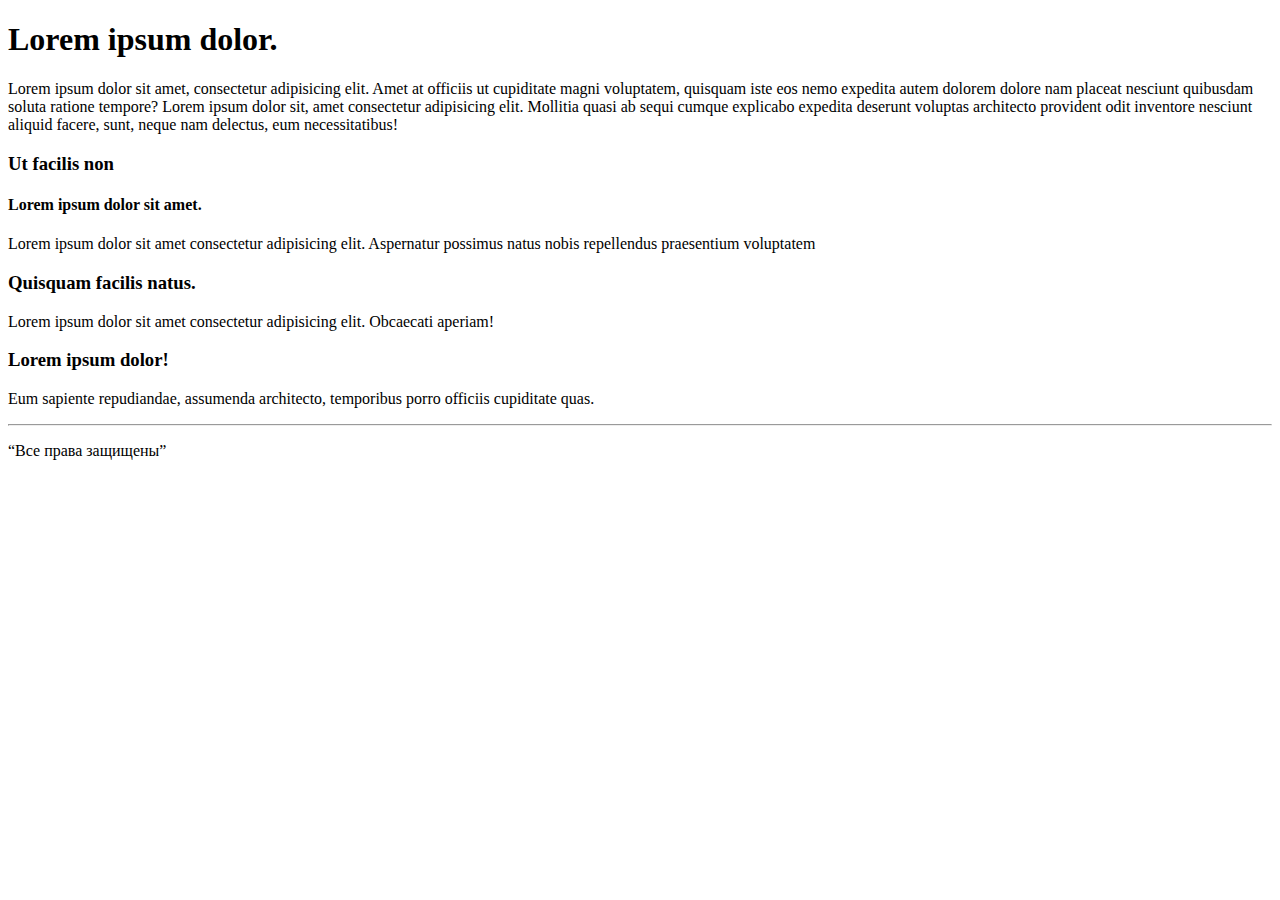
<file: lesson_1/index.html>
<!DOCTYPE html>
<html lang="en">

<head>
    <meta charset="UTF-8">
    <meta http-equiv="X-UA-Compatible" content="IE=edge">
    <meta name="viewport" content="width=device-width, initial-scale=1.0">
    <title>Document</title>
</head>

<body>
    <h1>Lorem ipsum dolor.</h1>
    <p>Lorem ipsum dolor sit amet, consectetur adipisicing elit. Amet at officiis ut cupiditate magni voluptatem,
        quisquam iste eos nemo expedita autem dolorem dolore nam placeat nesciunt quibusdam soluta ratione tempore?
        Lorem ipsum dolor sit, amet consectetur adipisicing elit. Mollitia quasi ab sequi cumque explicabo expedita
        deserunt voluptas architecto provident odit inventore nesciunt aliquid facere, sunt, neque nam delectus, eum
        necessitatibus!</p>
    <h3>Ut facilis non</h3>
    <h4>Lorem ipsum dolor sit amet.</h4>
    <p>Lorem ipsum dolor sit amet consectetur adipisicing elit. Aspernatur possimus natus nobis repellendus praesentium
        voluptatem</p>
    <h3>Quisquam facilis natus.</h3>
    <p>Lorem ipsum dolor sit amet consectetur adipisicing elit. Obcaecati aperiam!</p>
    <h3>Lorem ipsum dolor!</h3>
    <p>Eum sapiente repudiandae, assumenda architecto, temporibus porro officiis cupiditate quas.</p>
    <hr>
    <p>“Все права защищены”</p>
</body>

</html>
</file>
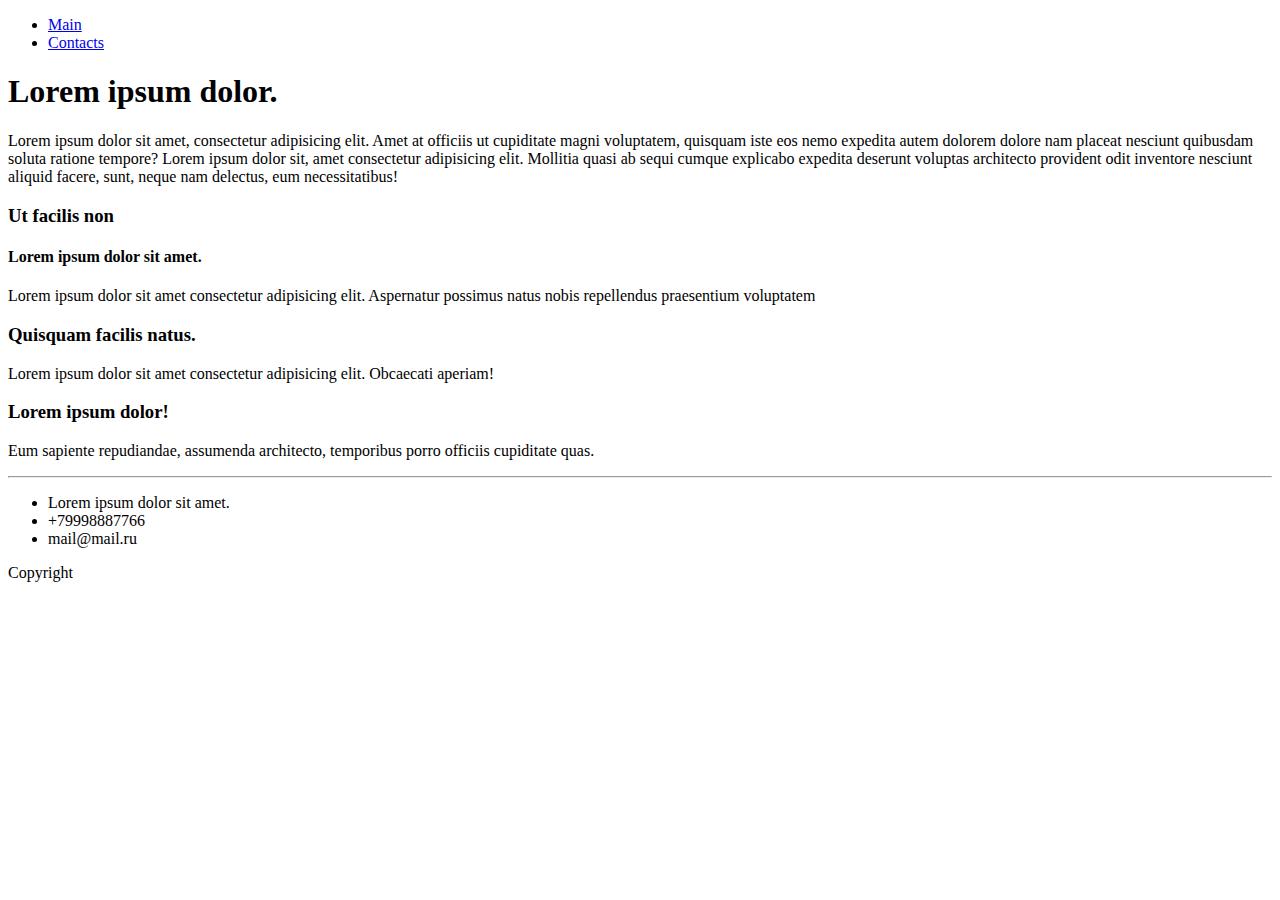
<file: lesson_2/index.html>
<!DOCTYPE html>
<html lang="en">

<head>
    <meta charset="UTF-8">
    <meta http-equiv="X-UA-Compatible" content="IE=edge">
    <meta name="viewport" content="width=device-width, initial-scale=1.0">
    <title>Document</title>
</head>

<body>
    <ul>
        <li>
            <a href="index.html">Main</a>
        </li>
        <li>
            <a href="contacts.html">Contacts</a>
        </li>
    </ul>
    <h1>Lorem ipsum dolor.</h1>
    <p>Lorem ipsum dolor sit amet, consectetur adipisicing elit. Amet at officiis ut cupiditate magni voluptatem,
        quisquam iste eos nemo expedita autem dolorem dolore nam placeat nesciunt quibusdam soluta ratione tempore?
        Lorem ipsum dolor sit, amet consectetur adipisicing elit. Mollitia quasi ab sequi cumque explicabo expedita
        deserunt voluptas architecto provident odit inventore nesciunt aliquid facere, sunt, neque nam delectus, eum
        necessitatibus!</p>
    <h3>Ut facilis non</h3>
    <h4>Lorem ipsum dolor sit amet.</h4>
    <p>Lorem ipsum dolor sit amet consectetur adipisicing elit. Aspernatur possimus natus nobis repellendus praesentium
        voluptatem</p>
    <h3>Quisquam facilis natus.</h3>
    <p>Lorem ipsum dolor sit amet consectetur adipisicing elit. Obcaecati aperiam!</p>
    <h3>Lorem ipsum dolor!</h3>
    <p>Eum sapiente repudiandae, assumenda architecto, temporibus porro officiis cupiditate quas.</p>
    <hr>
    <ul>
        <li>Lorem ipsum dolor sit amet.</li>
        <li>+79998887766</li>
        <li>mail@mail.ru</li>
    </ul>
    <p>Copyright</p>
</body>

</html>
</file>
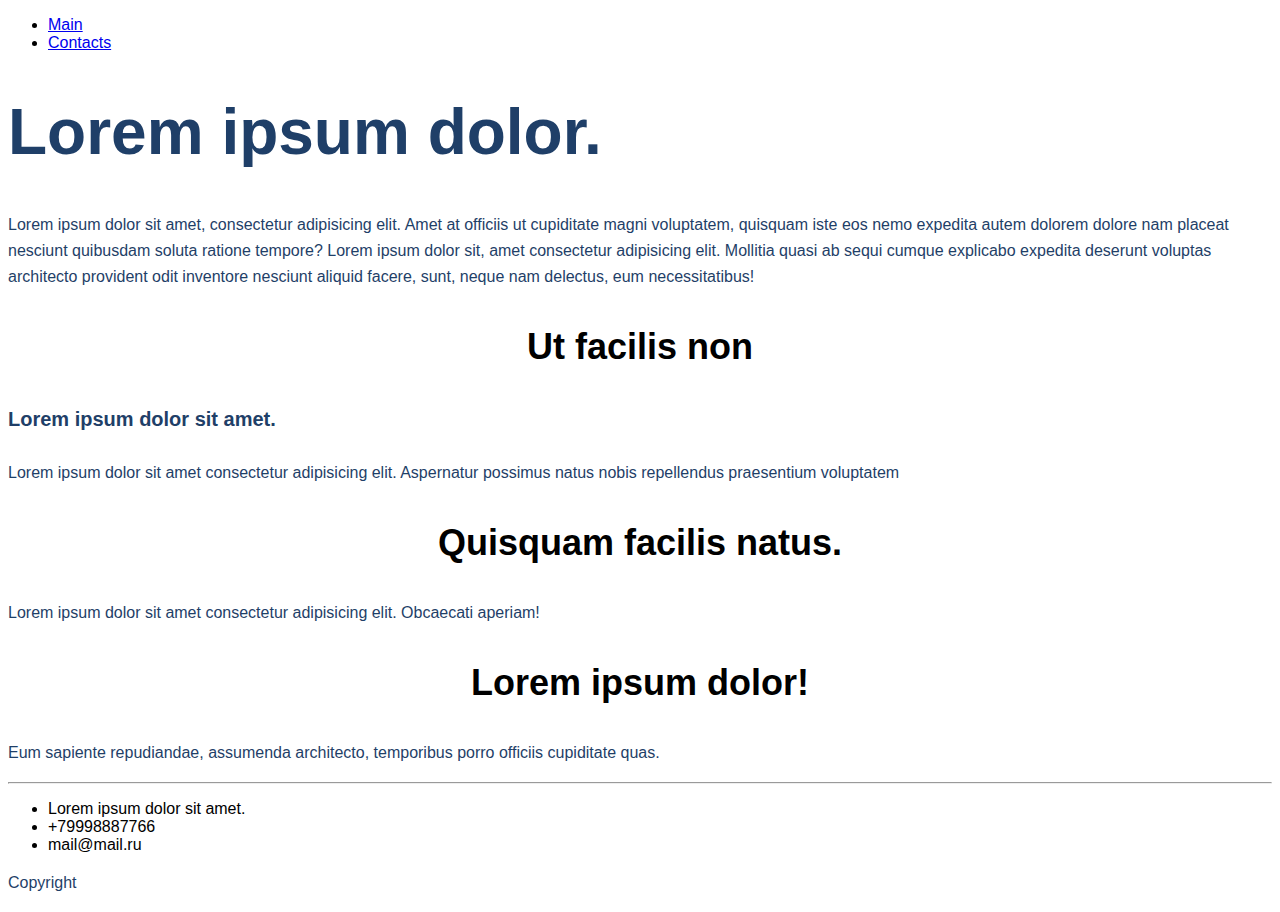
<file: lesson_3/index.html>
<!DOCTYPE html>
<html lang="en">

<head>
    <meta charset="UTF-8">
    <meta http-equiv="X-UA-Compatible" content="IE=edge">
    <meta name="viewport" content="width=device-width, initial-scale=1.0">
    <title>Document</title>
    <link rel="stylesheet" href="style.css">
</head>

<body>
    <ul>
        <li>
            <a href="index.html">Main</a>
        </li>
        <li>
            <a href="contacts.html">Contacts</a>
        </li>
    </ul>
    <h1 class="heading_main">Lorem ipsum dolor.</h1>
    <p class="text">Lorem ipsum dolor sit amet, consectetur adipisicing elit. Amet at officiis ut cupiditate magni
        voluptatem,
        quisquam iste eos nemo expedita autem dolorem dolore nam placeat nesciunt quibusdam soluta ratione tempore?
        Lorem ipsum dolor sit, amet consectetur adipisicing elit. Mollitia quasi ab sequi cumque explicabo expedita
        deserunt voluptas architecto provident odit inventore nesciunt aliquid facere, sunt, neque nam delectus, eum
        necessitatibus!</p>
    <h3 class="headings">Ut facilis non</h3>
    <h4 class="heading_mini">Lorem ipsum dolor sit amet.</h4>
    <p class="text">Lorem ipsum dolor sit amet consectetur adipisicing elit. Aspernatur possimus natus nobis repellendus
        praesentium
        voluptatem</p>
    <h3 class="headings">Quisquam facilis natus.</h3>
    <p class="text">Lorem ipsum dolor sit amet consectetur adipisicing elit. Obcaecati aperiam!</p>
    <h3 class="headings">Lorem ipsum dolor!</h3>
    <p class="text">Eum sapiente repudiandae, assumenda architecto, temporibus porro officiis cupiditate quas.</p>
    <hr>
    <ul>
        <li>Lorem ipsum dolor sit amet.</li>
        <li>+79998887766</li>
        <li>mail@mail.ru</li>
    </ul>
    <p class="text">Copyright</p>
</body>

</html>
</file>
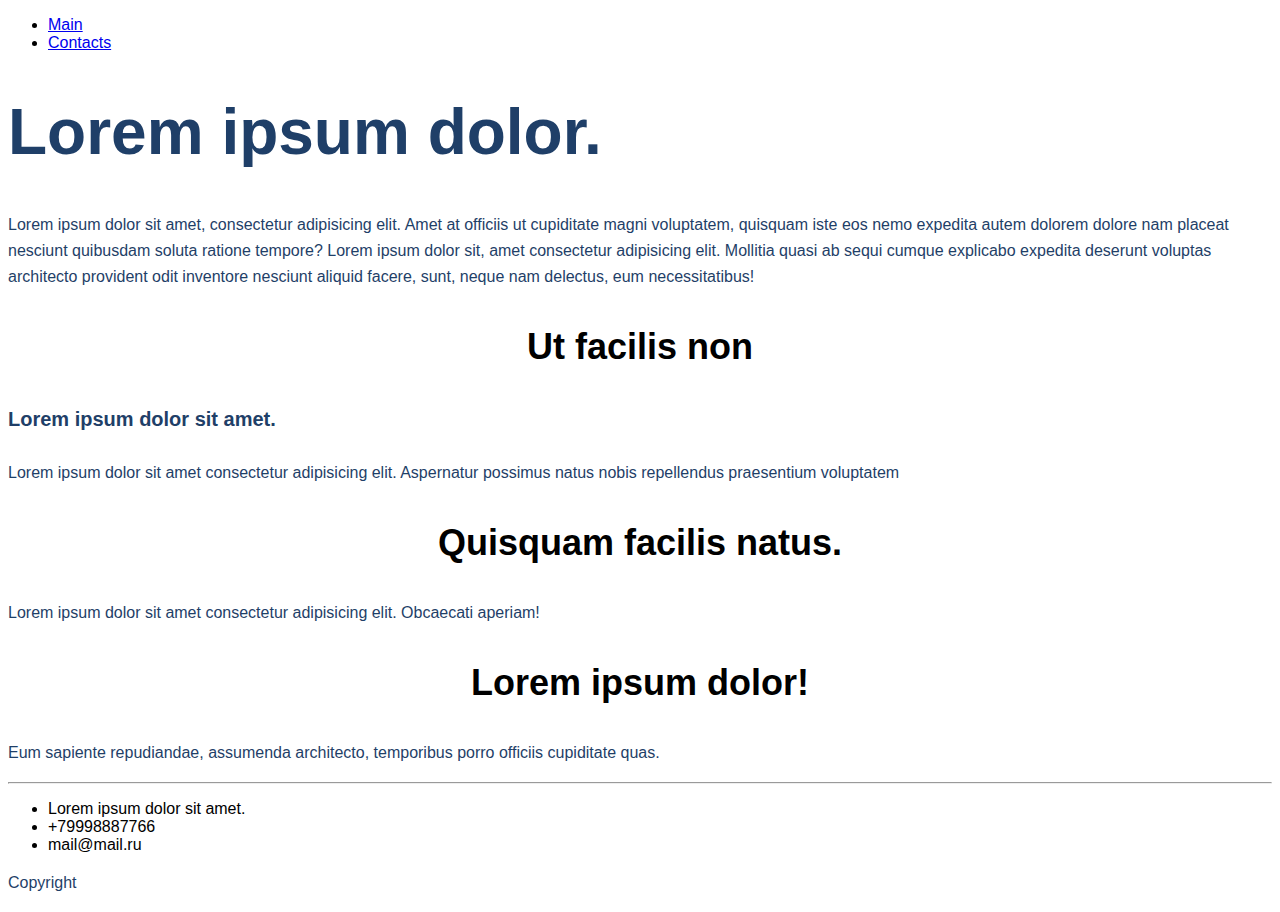
<file: lesson_4/index.html>
<!DOCTYPE html>
<html lang="en">

<head>
    <meta charset="UTF-8">
    <meta http-equiv="X-UA-Compatible" content="IE=edge">
    <meta name="viewport" content="width=device-width, initial-scale=1.0">
    <title>Document</title>
    <link rel="stylesheet" href="style.css">
</head>

<body>
    <div class="top">
        <ul class="header">
            <li>
                <a href="index.html">Main</a>
            </li>
            <li>
                <a href="contacts.html">Contacts</a>
            </li>
        </ul>
        <div class="top__info">
            <h1 class="heading_main">Lorem ipsum dolor.</h1>
            <p class="text">Lorem ipsum dolor sit amet, consectetur adipisicing elit. Amet at officiis ut cupiditate
                magni voluptatem, quisquam iste eos nemo expedita autem dolorem dolore nam placeat nesciunt
                quibusdam
                soluta ratione tempore? Lorem ipsum dolor sit, amet consectetur adipisicing elit. Mollitia quasi ab
                sequi cumque explicabo expedita deserunt voluptas architecto provident odit inventore nesciunt
                aliquid
                facere, sunt, neque nam delectus, eum necessitatibus!</p>
        </div>
    </div>
    <div class="what-we-do">
        <h3 class="headings">Ut facilis non</h3>
        <div class="card">
            <h4 class="heading_mini">Lorem ipsum dolor sit amet.</h4>
            <p class="text">Lorem ipsum dolor sit amet consectetur adipisicing elit. Aspernatur possimus natus nobis
                repellendus praesentium voluptatem</p>
        </div>
    </div>
    <div class="project">
        <h3 class="headings">Quisquam facilis natus.</h3>
        <p class="text">Lorem ipsum dolor sit amet consectetur adipisicing elit. Obcaecati aperiam!</p>
    </div>
    <div class="footer">
        <div class="footer__top">
            <div class="footer__text">
                <h3 class="headings">Lorem ipsum dolor!</h3>
                <p class="text">Eum sapiente repudiandae, assumenda architecto, temporibus porro officiis cupiditate
                    quas.</p>
            </div>
        </div>
        <hr>
        <div class="footer__bottom">
            <ul class="footer__info">
                <li>Lorem ipsum dolor sit amet.</li>
                <li>+79998887766</li>
                <li>mail@mail.ru</li>
            </ul>
            <div class="footer__copy">
                <p class="text">Copyright</p>
            </div>
        </div>

    </div>
</body>

</html>
</file>
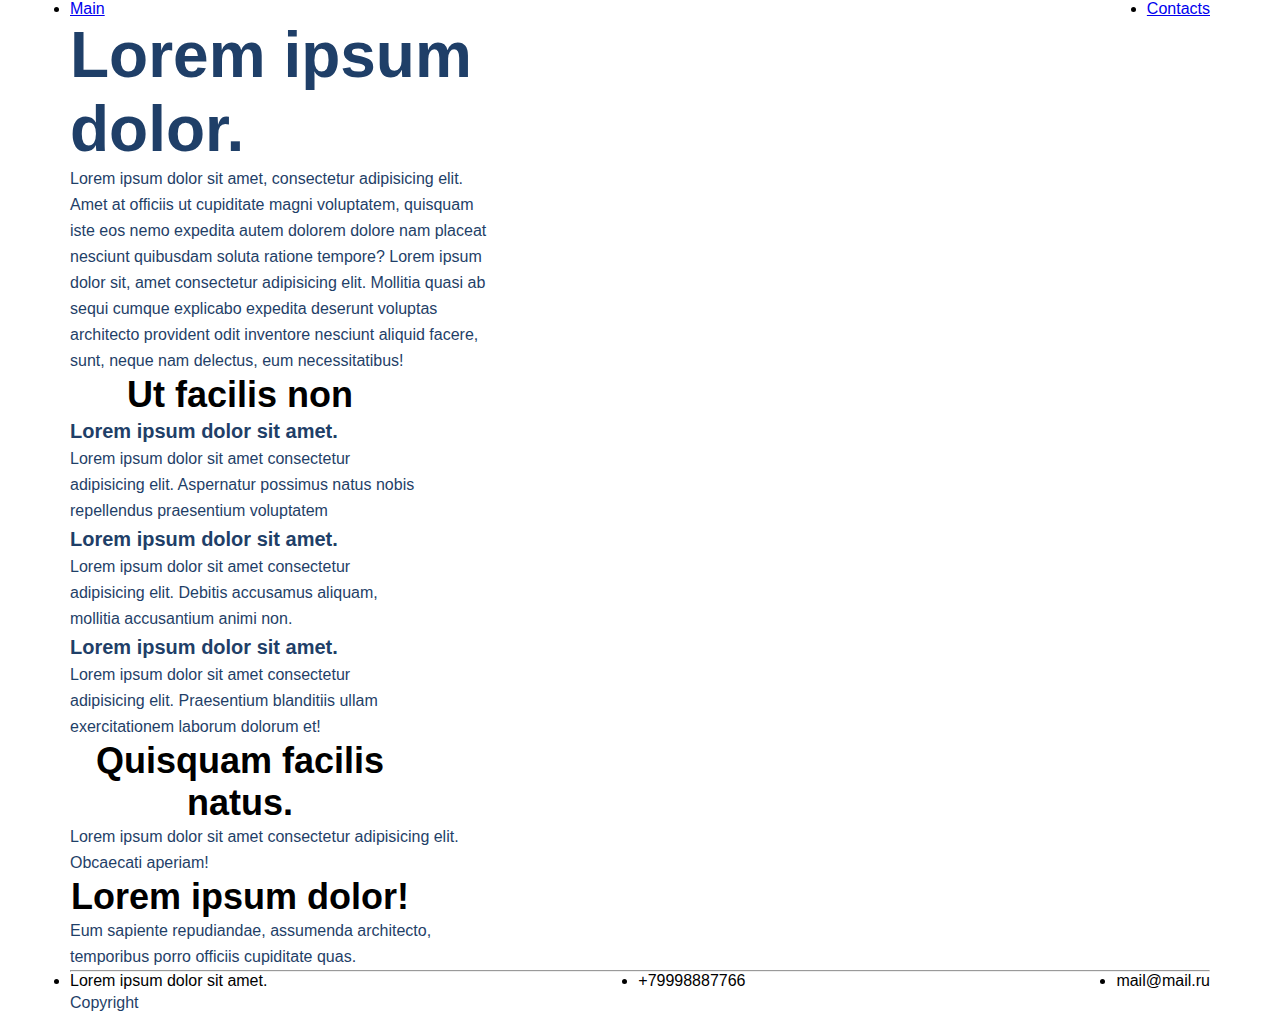
<file: lesson_5/index.html>
<!DOCTYPE html>
<html lang="en">

<head>
    <meta charset="UTF-8">
    <meta http-equiv="X-UA-Compatible" content="IE=edge">
    <meta name="viewport" content="width=device-width, initial-scale=1.0">
    <title>Document</title>
    <link rel="stylesheet" href="style.css">
</head>

<body>
    <div class="top">
        <div class="container">
            <ul class="header">
                <li>
                    <a href="index.html">Main</a>
                </li>
                <li>
                    <a href="contacts.html">Contacts</a>
                </li>
            </ul>
            <div class="top__info">
                <h1 class="heading_main">Lorem ipsum dolor.</h1>
                <p class="text">Lorem ipsum dolor sit amet, consectetur adipisicing elit. Amet at officiis ut cupiditate
                    magni voluptatem, quisquam iste eos nemo expedita autem dolorem dolore nam placeat nesciunt
                    quibusdam
                    soluta ratione tempore? Lorem ipsum dolor sit, amet consectetur adipisicing elit. Mollitia quasi ab
                    sequi cumque explicabo expedita deserunt voluptas architecto provident odit inventore nesciunt
                    aliquid
                    facere, sunt, neque nam delectus, eum necessitatibus!</p>
            </div>
        </div>
    </div>
    <div class="what-we-do container">
        <h3 class="headings">Ut facilis non</h3>
        <div class="container-card">
            <div class="card">
                <h4 class="heading_mini">Lorem ipsum dolor sit amet.</h4>
                <p class="text">Lorem ipsum dolor sit amet consectetur adipisicing elit. Aspernatur possimus natus nobis
                    repellendus praesentium voluptatem</p>
            </div>

            <div class="card">
                <h4 class="heading_mini">Lorem ipsum dolor sit amet.</h4>
                <p class="text">Lorem ipsum dolor sit amet consectetur adipisicing elit. Debitis accusamus aliquam,
                    mollitia
                    accusantium animi non.</p>
            </div>

            <div class="card">
                <h4 class="heading_mini">Lorem ipsum dolor sit amet.</h4>
                <p class="text">Lorem ipsum dolor sit amet consectetur adipisicing elit. Praesentium blanditiis ullam
                    exercitationem laborum dolorum et!</p>
            </div>
        </div>
    </div>
    <div class="project container">
        <h3 class="headings">Quisquam facilis natus.</h3>
        <p class="text">Lorem ipsum dolor sit amet consectetur adipisicing elit. Obcaecati aperiam!</p>
    </div>
    <div class="footer">
        <div class="container">
            <div class="footer__top">
                <div class="footer__text">
                    <h3 class="headings">Lorem ipsum dolor!</h3>
                    <p class="text">Eum sapiente repudiandae, assumenda architecto, temporibus porro officiis cupiditate
                        quas.</p>
                </div>
            </div>
            <hr>
            <div class="footer__bottom">
                <ul class="footer__info">
                    <li>Lorem ipsum dolor sit amet.</li>
                    <li>+79998887766</li>
                    <li>mail@mail.ru</li>
                </ul>
                <div class="footer__copy">
                    <p class="text">Copyright</p>
                </div>
            </div>
        </div>

    </div>
</body>

</html>
</file>
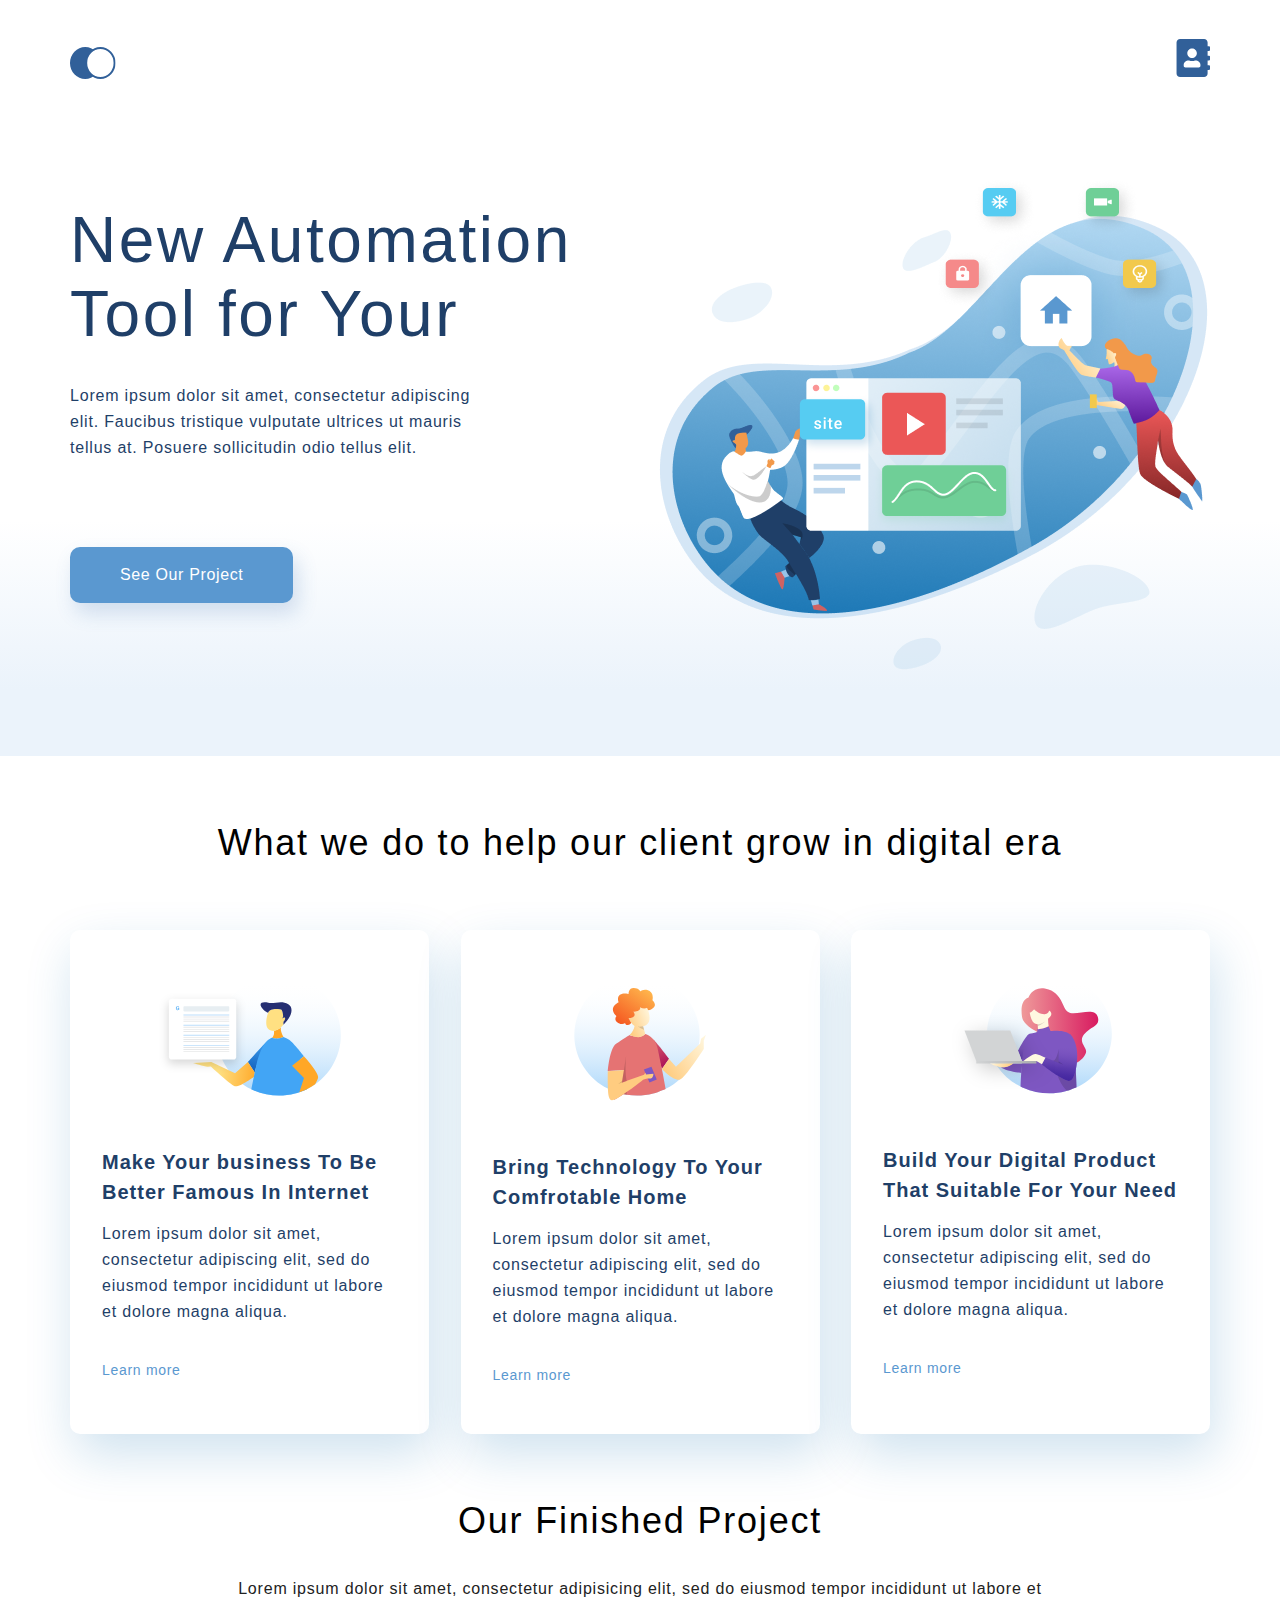
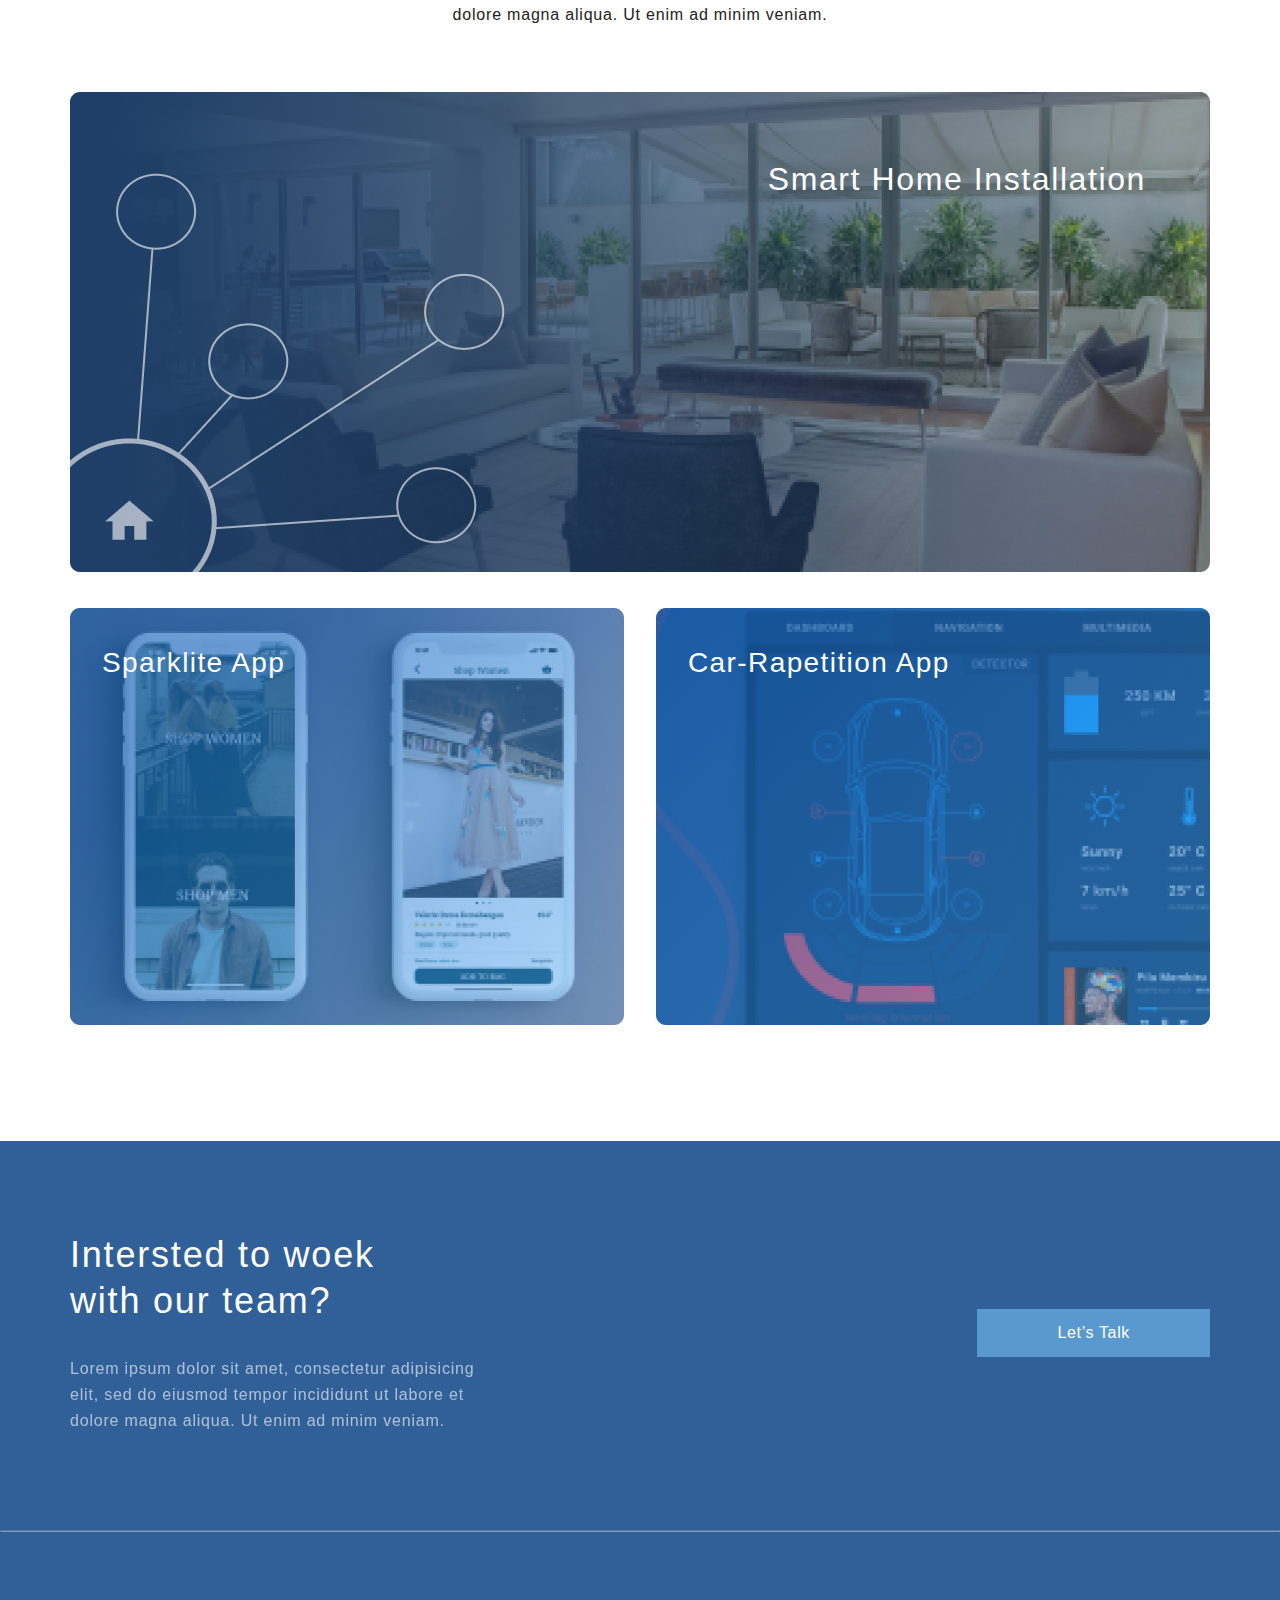
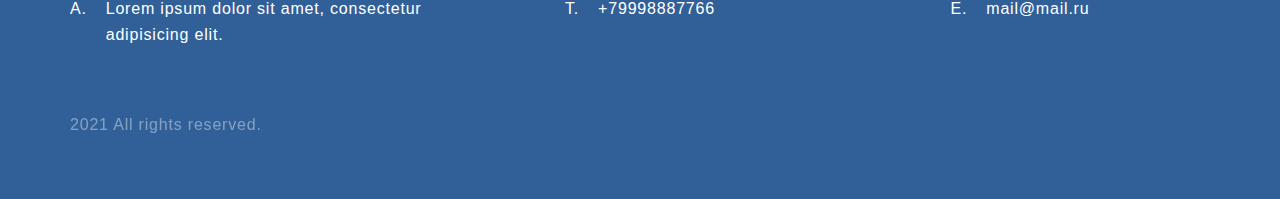
<file: lesson_6/index.html>
<!DOCTYPE html>
<html lang="en">

<head>
    <meta charset="UTF-8">
    <meta http-equiv="X-UA-Compatible" content="IE=edge">
    <meta name="viewport" content="width=device-width, initial-scale=1.0">
    <link rel="stylesheet" href="style.css">
    <link rel="preconnect" href="https://fonts.googleapis.com">
    <link rel="preconnect" href="https://fonts.gstatic.com" crossorigin>
    <link href="https://fonts.googleapis.com/css2?family=Roboto:wght@300;400;500;700&display=swap">
    <title>Main</title>
</head>

<body>
    <div class="top">
        <div class="container top_box">
            <ul class="header">
                <li>
                    <a href="index.html"><img src="img/logo.svg" alt="logo"></a>
                </li>
                <li>
                    <a href="contacts.html"><img src="img/contacts.svg" alt="contacts"></a>
                </li>
            </ul>
            <div class="top__info">
                <h1 class="heading_main">New Automation Tool for Your</h1>
                <p class="text">Lorem ipsum dolor sit amet, consectetur adipiscing elit. Faucibus tristique vulputate
                    ultrices ut mauris tellus at. Posuere sollicitudin odio tellus elit.</p>
                <a class="top__button" href="#">See Our Project</a>
            </div>
        </div>
    </div>
    <div class="what-we-do container">
        <h3 class="heading">What we do to help our client grow in digital era</h3>
        <div class="card-box">
            <div class="card">
                <img class="card__img" src="img/card_1.svg" alt="card 1">
                <h4 class="heading_mini">Make Your business To Be
                    Better Famous In Internet</h4>
                <p class="text card__text">Lorem ipsum dolor sit amet, consectetur adipiscing elit, sed do eiusmod
                    tempor
                    incididunt ut labore et dolore magna aliqua.</p>
                <a href="#" class="card__link">Learn more</a>
            </div>
            <div class="card">
                <img class="card__img" src="img/card_2.svg" alt="card 2">
                <h4 class="heading_mini">Bring Technology To Your
                    Comfrotable Home</h4>
                <p class="text card__text">Lorem ipsum dolor sit amet, consectetur adipiscing elit, sed do eiusmod
                    tempor
                    incididunt ut labore et dolore magna aliqua.</p>
                <a href="#" class="card__link">Learn more</a>
            </div>
            <div class="card">
                <img class="card__img" src="img/card_3.svg" alt="card 3">
                <h4 class="heading_mini">Build Your Digital Product
                    That Suitable For Your Need</h4>
                <p class="text card__text">Lorem ipsum dolor sit amet, consectetur adipiscing elit, sed do eiusmod
                    tempor
                    incididunt ut labore et dolore magna aliqua.</p>
                <a href="#" class="card__link">Learn more</a>
            </div>

        </div>
    </div>
    <div class="project container">
        <h3 class="heading">Our Finished Project</h3>
        <p class="text text_project">Lorem ipsum dolor sit amet, consectetur adipisicing elit, sed do eiusmod tempor
            incididunt ut labore et dolore magna aliqua. Ut enim ad minim veniam.</p>
        <div class="project__item">
            <img class="project__img" src="img/project-1.png" alt="photo">
            <p class="project__img_text">Smart Home Installation</p>
        </div>
        <div class="project__parent">
            <div class="project__item project__img_margin">
                <img class="project__img" src="img/project-2.png" alt="photo">
                <p class="project__img_text project__img_text_chld">Sparklite App</p>
            </div>
            <div class="project__item">
                <img class="project__img" src="img/project-3.png" alt="photo">
                <p class="project__img_text project__img_text_chld">Car-Rapetition App</p>
            </div>
        </div>
    </div>
    <div class="footer">
        <div class="container">
            <div class="footer__top">
                <div class="footer__text">
                    <h3 class="heading heading__footer">Intersted to woek
                        with our team?</h3>
                    <p class="text text_footer">Lorem ipsum dolor sit amet, consectetur adipisicing elit, sed do
                        eiusmod tempor incididunt ut labore et dolore magna aliqua. Ut enim ad minim veniam.</p>
                </div>
                <a href="#" class="footer__button">Let’s Talk</a>
            </div>
        </div>
        <hr class="footer__line">
        <div class="container">
            <div class="footer__bottom">
                <ul class="footer__info">
                    <li class="footer__list footer__list_1">Lorem ipsum dolor sit amet, consectetur adipisicing elit.
                    </li>
                    <li class="footer__list footer__list_2">+79998887766</li>
                    <li class="footer__list footer__list_3">mail@mail.ru</li>
                </ul>
                <div class="footer__copy">
                    <p class="text footer__copy_text">2021 All rights reserved.</p>
                </div>
            </div>
        </div>

    </div>
</body>

</html>
</file>
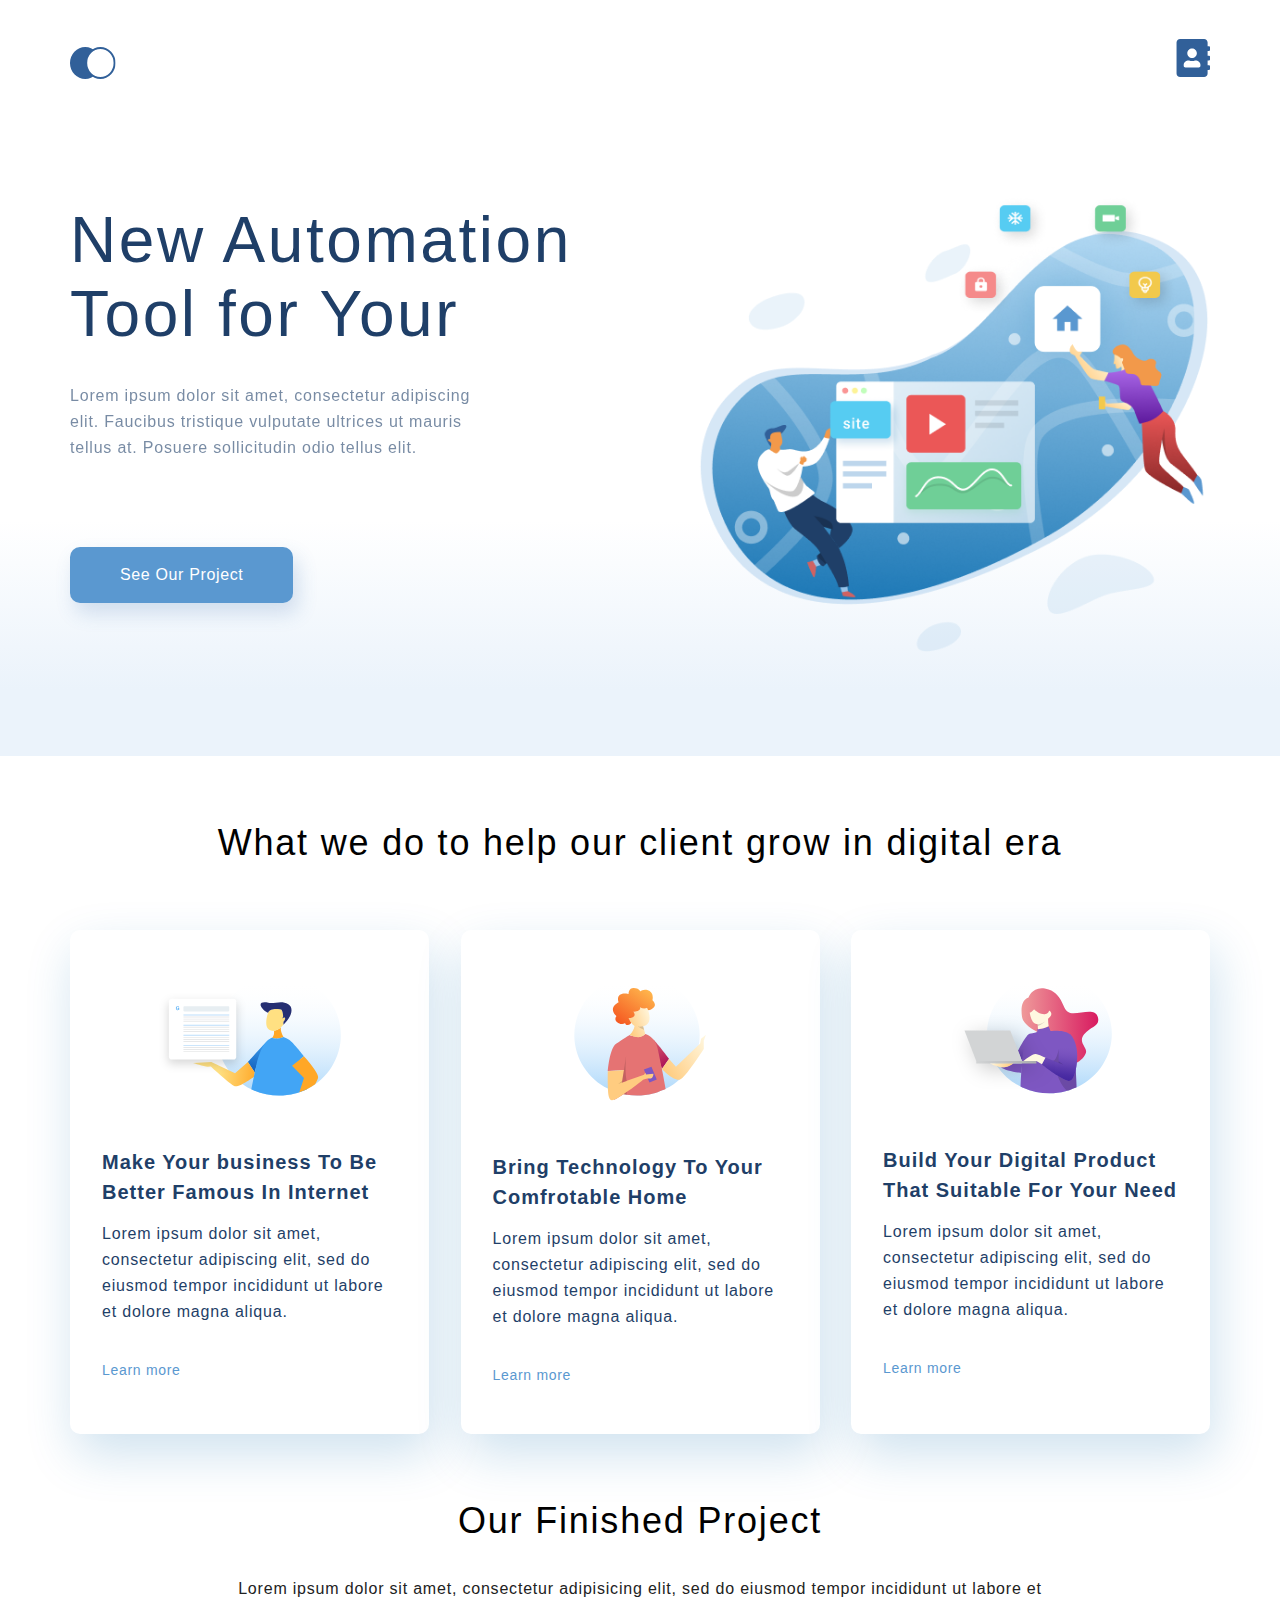
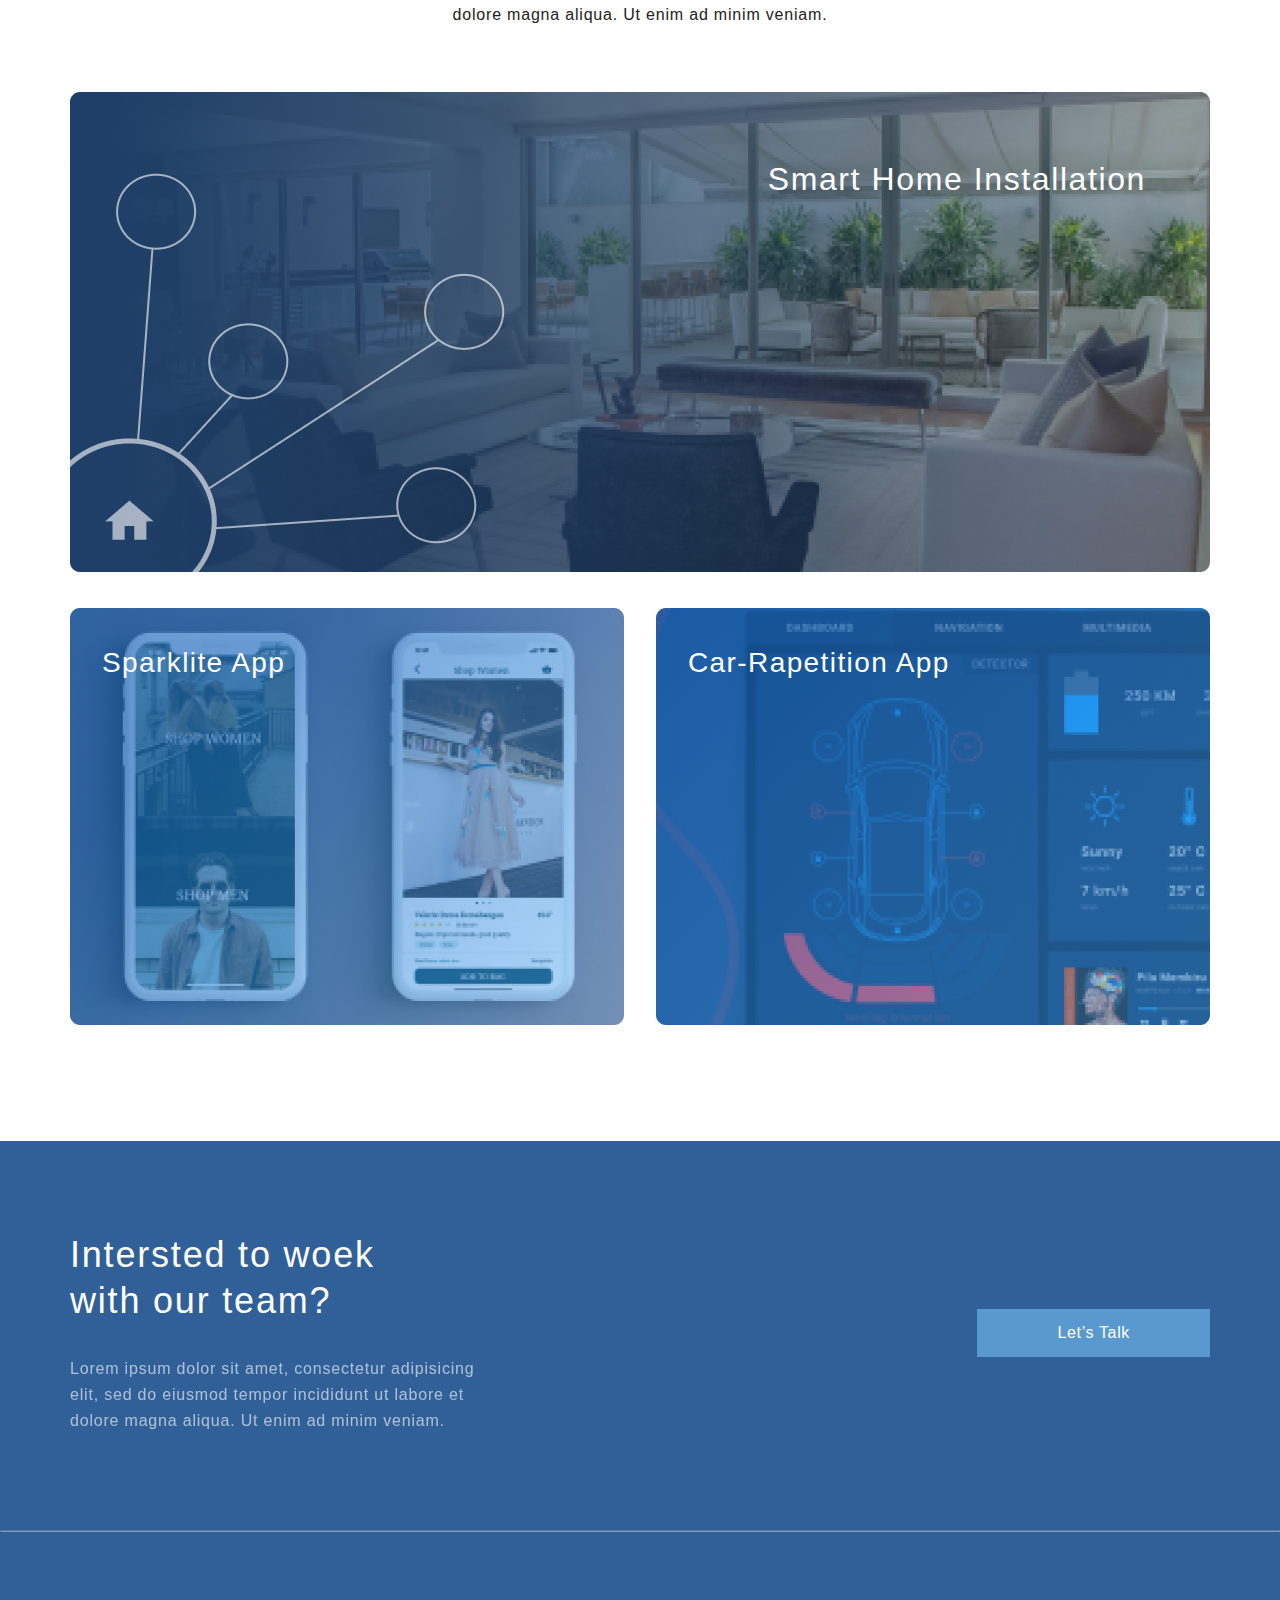
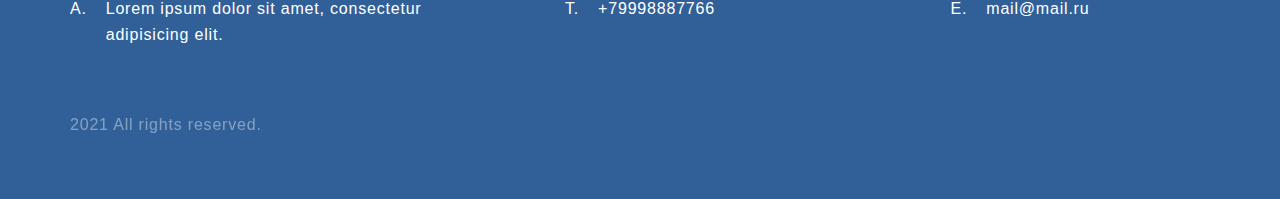
<file: lesson_7/index.html>
<!DOCTYPE html>
<html lang="en">

<head>
    <meta charset="UTF-8">
    <meta http-equiv="X-UA-Compatible" content="IE=edge">
    <meta name="viewport" content="width=device-width, initial-scale=1.0">
    <link rel="stylesheet" href="style.css">
    <link rel="preconnect" href="https://fonts.googleapis.com">
    <link rel="preconnect" href="https://fonts.gstatic.com" crossorigin>
    <link href="https://fonts.googleapis.com/css2?family=Roboto:wght@300;400;500;700&display=swap">
    <title>Main</title>
</head>

<body>
    <div class="top">
        <div class="container top_box">
            <ul class="header">
                <li>
                    <a href="index.html"><img src="img/logo.svg" alt="logo"></a>
                </li>
                <li>
                    <a href="contacts.html"><img src="img/contacts.svg" alt="contacts"></a>
                </li>
            </ul>
            <div class="top__info">
                <h1 class="heading_main">New Automation Tool for Your</h1>
                <p class="text top__info__text">Lorem ipsum dolor sit amet, consectetur adipiscing elit. Faucibus
                    tristique vulputate
                    ultrices ut mauris tellus at. Posuere sollicitudin odio tellus elit.</p>
                <a class="top__button" href="#">See Our Project</a>
            </div>
        </div>
    </div>
    <div class="what-we-do container">
        <h3 class="heading">What we do to help our client grow in digital era</h3>
        <div class="card-box">
            <div class="card">
                <img class="card__img" src="img/card_1.svg" alt="card 1">
                <h4 class="heading_mini">Make Your business To Be
                    Better Famous In Internet</h4>
                <p class="text card__text">Lorem ipsum dolor sit amet, consectetur adipiscing elit, sed do eiusmod
                    tempor
                    incididunt ut labore et dolore magna aliqua.</p>
                <a href="#" class="card__link">Learn more</a>
            </div>
            <div class="card">
                <img class="card__img" src="img/card_2.svg" alt="card 2">
                <h4 class="heading_mini">Bring Technology To Your
                    Comfrotable Home</h4>
                <p class="text card__text">Lorem ipsum dolor sit amet, consectetur adipiscing elit, sed do eiusmod
                    tempor
                    incididunt ut labore et dolore magna aliqua.</p>
                <a href="#" class="card__link">Learn more</a>
            </div>
            <div class="card">
                <img class="card__img" src="img/card_3.svg" alt="card 3">
                <h4 class="heading_mini">Build Your Digital Product
                    That Suitable For Your Need</h4>
                <p class="text card__text">Lorem ipsum dolor sit amet, consectetur adipiscing elit, sed do eiusmod
                    tempor
                    incididunt ut labore et dolore magna aliqua.</p>
                <a href="#" class="card__link">Learn more</a>
            </div>

        </div>
    </div>
    <div class="project container">
        <h3 class="heading">Our Finished Project</h3>
        <p class="text text_project">Lorem ipsum dolor sit amet, consectetur adipisicing elit, sed do eiusmod tempor
            incididunt ut labore et dolore magna aliqua. Ut enim ad minim veniam.</p>
        <div class="project__item">
            <img class="project__img" src="img/project-1.png" alt="photo">
            <p class="project__img_text">Smart Home Installation</p>
        </div>
        <div class="project__parent">
            <div class="project__item project__img_margin">
                <img class="project__img" src="img/project-2.png" alt="photo">
                <p class="project__img_text project__img_text_chld">Sparklite App</p>
            </div>
            <div class="project__item">
                <img class="project__img" src="img/project-3.png" alt="photo">
                <p class="project__img_text project__img_text_chld">Car-Rapetition App</p>
            </div>
        </div>
    </div>
    <div class="footer">
        <div class="container">
            <div class="footer__top">
                <div class="footer__text">
                    <h3 class="heading heading__footer">Intersted to woek
                        with our team?</h3>
                    <p class="text text_footer">Lorem ipsum dolor sit amet, consectetur adipisicing elit, sed do
                        eiusmod tempor incididunt ut labore et dolore magna aliqua. Ut enim ad minim veniam.</p>
                </div>
                <a href="#" class="footer__button">Let’s Talk</a>
            </div>
        </div>
        <hr class="footer__line">
        <div class="container">
            <div class="footer__bottom">
                <ul class="footer__info">
                    <li class="footer__list footer__list_1">Lorem ipsum dolor sit amet, consectetur adipisicing elit.
                    </li>
                    <li class="footer__list footer__list_2">+79998887766</li>
                    <li class="footer__list footer__list_3">mail@mail.ru</li>
                </ul>
                <div class="footer__copy">
                    <p class="text footer__copy_text">2021 All rights reserved.</p>
                </div>
            </div>
        </div>

    </div>
</body>

</html>
</file>
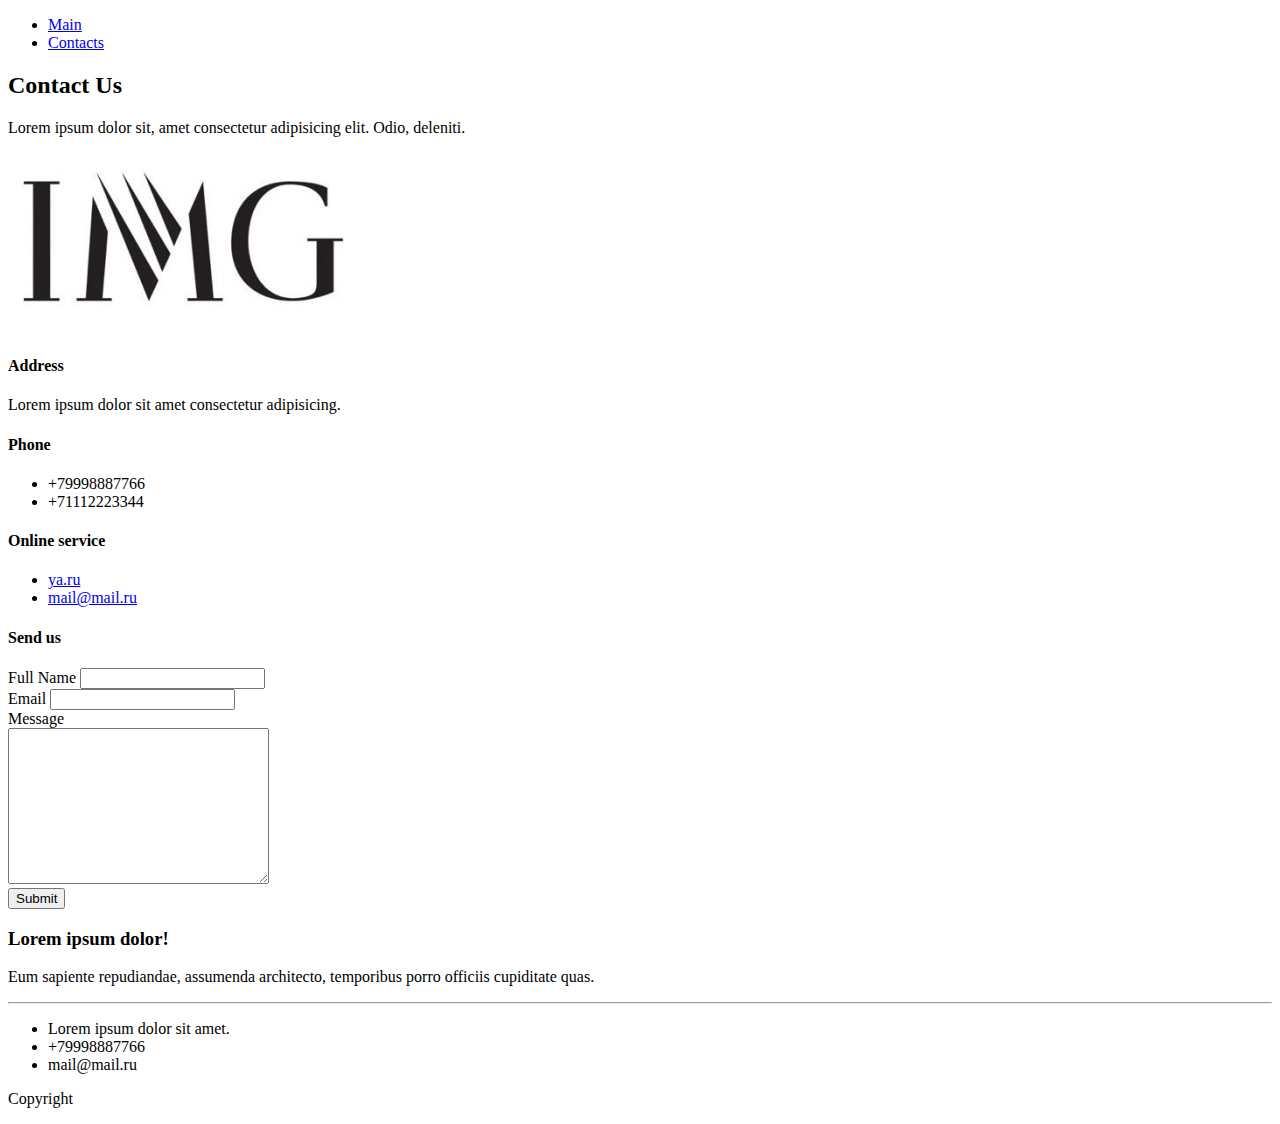
<file: lesson_2/contacts.html>
<!DOCTYPE html>
<html lang="en">

<head>
    <meta charset="UTF-8">
    <meta http-equiv="X-UA-Compatible" content="IE=edge">
    <meta name="viewport" content="width=device-width, initial-scale=1.0">
    <title>Document</title>
</head>

<body>
    <ul>
        <li>
            <a href="index.html">Main</a>
        </li>
        <li>
            <a href="contacts.html">Contacts</a>
        </li>
    </ul>
    <h2>Contact Us</h2>
    <p>Lorem ipsum dolor sit, amet consectetur adipisicing elit. Odio, deleniti.</p>
    <img src="img/pic.jpg" alt="image">
    <h4>Address</h4>
    <p>Lorem ipsum dolor sit amet consectetur adipisicing.</p>
    <h4>Phone</h4>
    <ul>
        <li>+79998887766</li>
        <li>+71112223344</li>
    </ul>
    <h4>Online service</h4>
    <ul>
        <li>
            <a href="https:\\ya.ru">ya.ru</a>
        </li>
        <li>
            <a href="mailto:mail@mail.ru">mail@mail.ru</a>
        </li>
    </ul>
    <h4>Send us</h4>
    <form action="#">
        <label>Full Name <input type="text"></label><br>
        <label>Email <input type="email"></label><br>
        <label>
            Message<br>
            <textarea name="" id="" cols="30" rows="10"></textarea>
        </label><br>
        <button type="submit">Submit</button>
    </form>
    <script type="text/javascript" charset="utf-8" async
        src="https://api-maps.yandex.ru/services/constructor/1.0/js/?um=constructor%3A6388ff71b4f70765c80de6e13597acafe08a1bcb674180bab1d0c3d624bec264&amp;width=320&amp;height=240&amp;lang=ru_RU&amp;scroll=true"></script>
    <h3>Lorem ipsum dolor!</h3>
    <p>Eum sapiente repudiandae, assumenda architecto, temporibus porro officiis cupiditate quas.</p>
    <hr>
    <ul>
        <li>Lorem ipsum dolor sit amet.</li>
        <li>+79998887766</li>
        <li>mail@mail.ru</li>
    </ul>
    <p>Copyright</p>
</body>

</html>
</file>
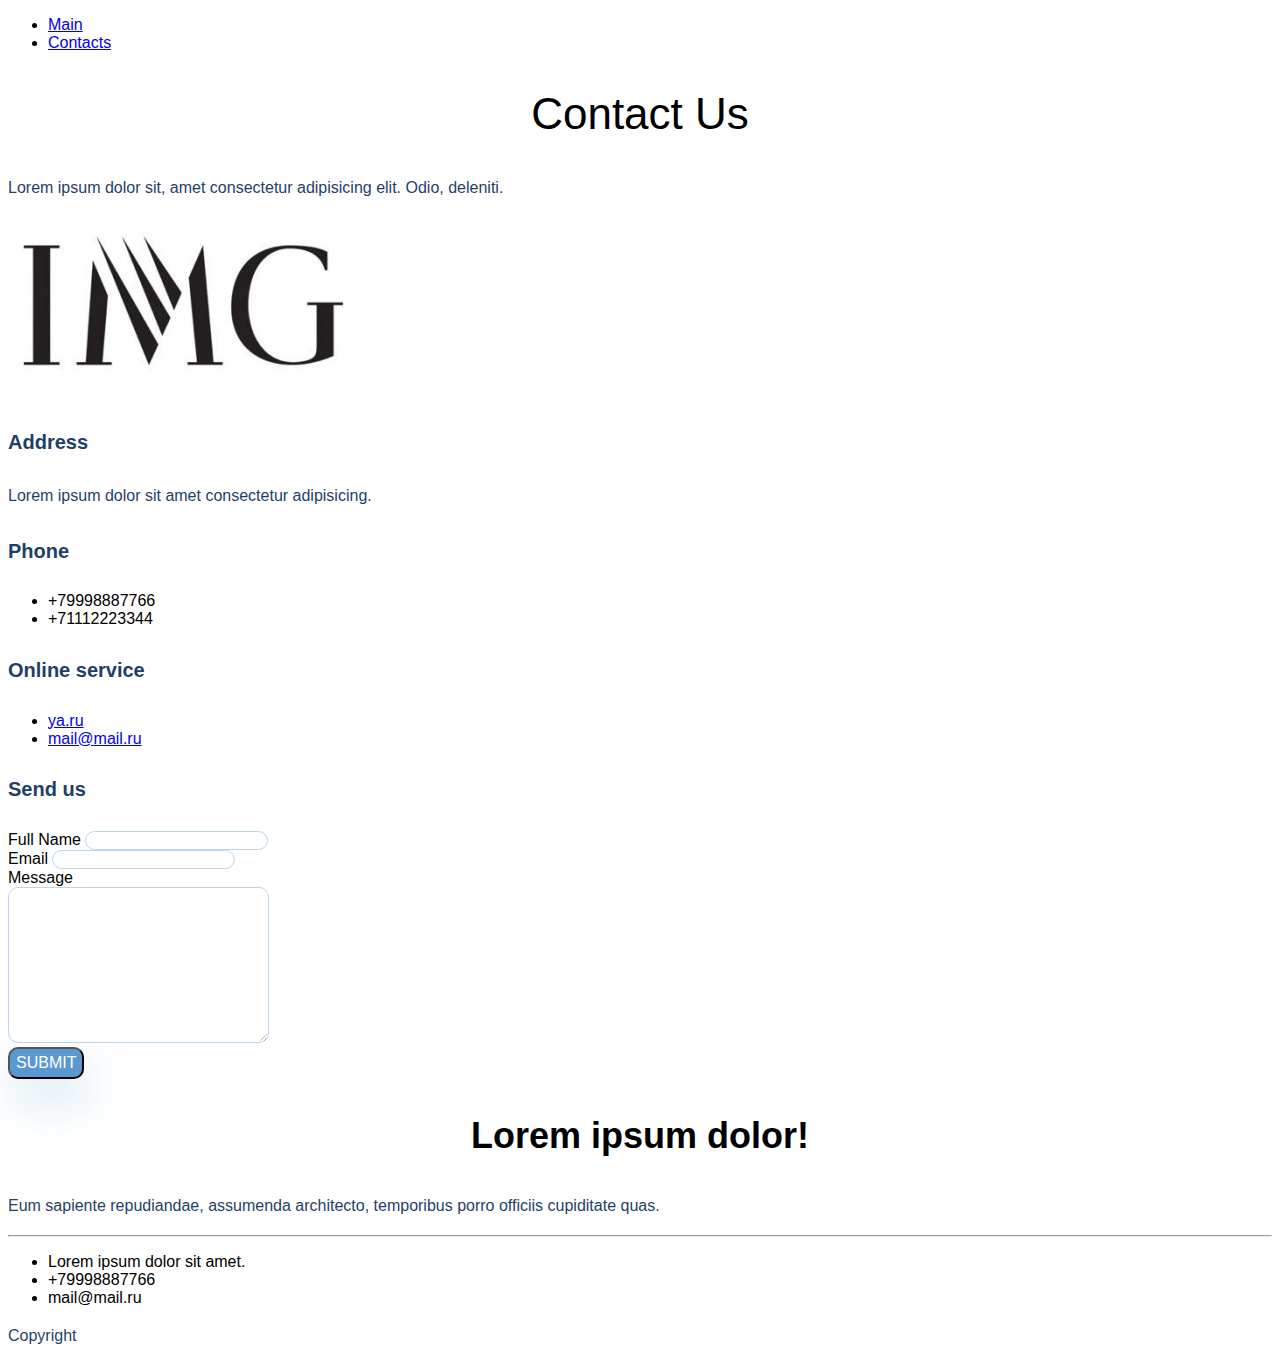
<file: lesson_3/contacts.html>
<!DOCTYPE html>
<html lang="en">

<head>
    <meta charset="UTF-8">
    <meta http-equiv="X-UA-Compatible" content="IE=edge">
    <meta name="viewport" content="width=device-width, initial-scale=1.0">
    <title>Document</title>
    <link rel="stylesheet" href="style.css">
</head>

<body>
    <ul>
        <li>
            <a href="index.html">Main</a>
        </li>
        <li>
            <a href="contacts.html">Contacts</a>
        </li>
    </ul>
    <h2 class="heading_contact">Contact Us</h2>
    <p class="text">Lorem ipsum dolor sit, amet consectetur adipisicing elit. Odio, deleniti.</p>
    <img src="img/pic.jpg" alt="image">
    <h4 class="heading_mini">Address</h4>
    <p class="text">Lorem ipsum dolor sit amet consectetur adipisicing.</p>
    <h4 class="heading_mini">Phone</h4>
    <ul>
        <li>+79998887766</li>
        <li>+71112223344</li>
    </ul>
    <h4 class="heading_mini">Online service</h4>
    <ul>
        <li>
            <a href="https:\\ya.ru">ya.ru</a>
        </li>
        <li>
            <a href="mailto:mail@mail.ru">mail@mail.ru</a>
        </li>
    </ul>
    <h4 class="heading_mini">Send us</h4>
    <form action="#">
        <label>Full Name <input class="input_area" type="text"></label><br>
        <label>Email <input class="input_area" type="email"></label><br>
        <label>
            Message<br>
            <textarea class="input_area" name="" id="" cols="30" rows="10"></textarea>
        </label><br>
        <button class="button_submit" type="submit">Submit</button>
    </form>
    <script type="text/javascript" charset="utf-8" async
        src="https://api-maps.yandex.ru/services/constructor/1.0/js/?um=constructor%3A6388ff71b4f70765c80de6e13597acafe08a1bcb674180bab1d0c3d624bec264&amp;width=320&amp;height=240&amp;lang=ru_RU&amp;scroll=true"></script>
    <h3 class="headings">Lorem ipsum dolor!</h3>
    <p class="text">Eum sapiente repudiandae, assumenda architecto, temporibus porro officiis cupiditate quas.</p>
    <hr>
    <ul>
        <li>Lorem ipsum dolor sit amet.</li>
        <li>+79998887766</li>
        <li>mail@mail.ru</li>
    </ul>
    <p class="text">Copyright</p>
</body>

</html>
</file>
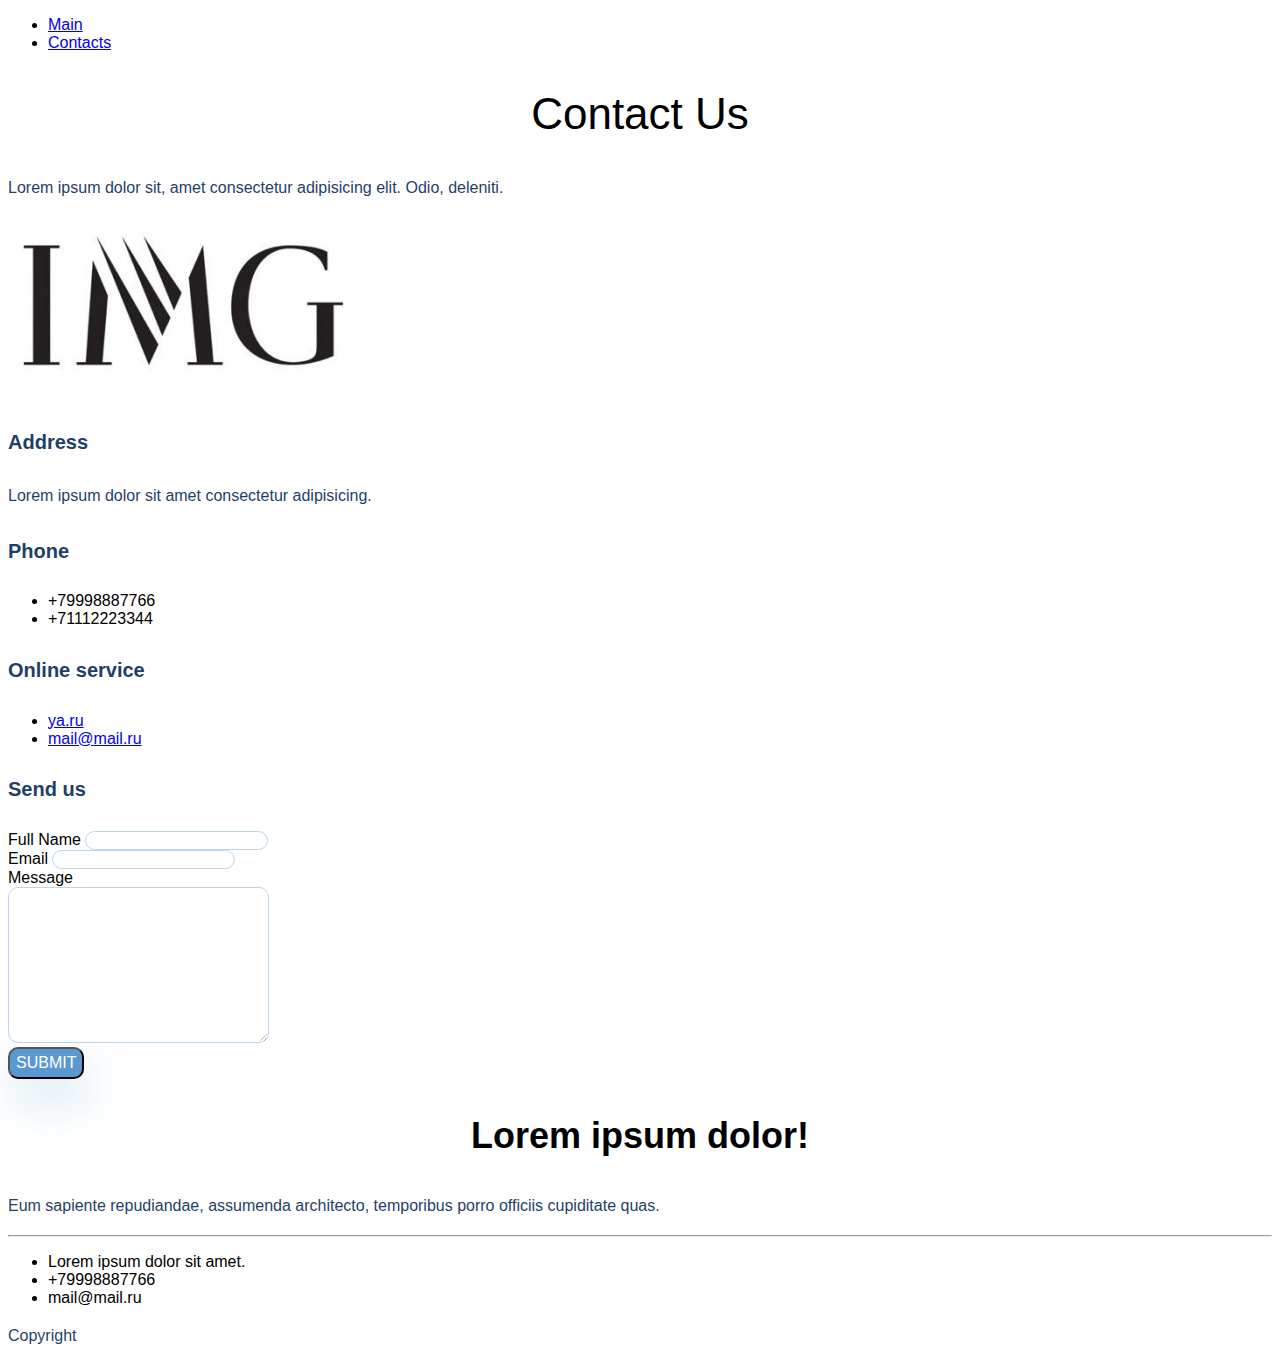
<file: lesson_4/contacts.html>
<!DOCTYPE html>
<html lang="en">

<head>
    <meta charset="UTF-8">
    <meta http-equiv="X-UA-Compatible" content="IE=edge">
    <meta name="viewport" content="width=device-width, initial-scale=1.0">
    <title>Document</title>
    <link rel="stylesheet" href="style.css">
</head>

<body>
    <ul class="header">
        <li>
            <a href="index.html">Main</a>
        </li>
        <li>
            <a href="contacts.html">Contacts</a>
        </li>
    </ul>
    <div class="contacts-header">
        <h2 class="heading_contact">Contact Us</h2>
        <p class="text">Lorem ipsum dolor sit, amet consectetur adipisicing elit. Odio, deleniti.</p>
    </div>
    <img src="img/pic.jpg" alt="image">
    <form action="#">
        <div class="contacts-info">
            <h4 class="heading_mini">Address</h4>
            <p class="text">Lorem ipsum dolor sit amet consectetur adipisicing.</p>
            <h4 class="heading_mini">Phone</h4>
            <ul>
                <li>+79998887766</li>
                <li>+71112223344</li>
            </ul>
            <h4 class="heading_mini">Online service</h4>
            <ul>
                <li>
                    <a href="https:\\ya.ru">ya.ru</a>
                </li>
                <li>
                    <a href="mailto:mail@mail.ru">mail@mail.ru</a>
                </li>
            </ul>
        </div>
        <div class="form">
            <h4 class="heading_mini">Send us</h4>
            <label>Full Name <input class="input_area" type="text"></label><br>
            <label>Email <input class="input_area" type="email"></label><br>
            <label>
                Message<br>
                <textarea class="input_area" name="" id="" cols="30" rows="10"></textarea>
            </label><br>
            <button class="button_submit" type="submit">Submit</button>
        </div>
    </form>
    <script type="text/javascript" charset="utf-8" async
        src="https://api-maps.yandex.ru/services/constructor/1.0/js/?um=constructor%3A6388ff71b4f70765c80de6e13597acafe08a1bcb674180bab1d0c3d624bec264&amp;width=320&amp;height=240&amp;lang=ru_RU&amp;scroll=true">
        </script>
    <div class="footer">
        <div class="footer__top">
            <div class="footer__text">
                <h3 class="headings">Lorem ipsum dolor!</h3>
                <p class="text">Eum sapiente repudiandae, assumenda architecto, temporibus porro officiis cupiditate
                    quas.</p>
            </div>
        </div>
        <hr>
        <div class="footer__bottom">
            <ul class="footer__info">
                <li>Lorem ipsum dolor sit amet.</li>
                <li>+79998887766</li>
                <li>mail@mail.ru</li>
            </ul>
            <div class="footer__copy">
                <p class="text">Copyright</p>
            </div>
        </div>
    </div>
</body>

</html>
</file>
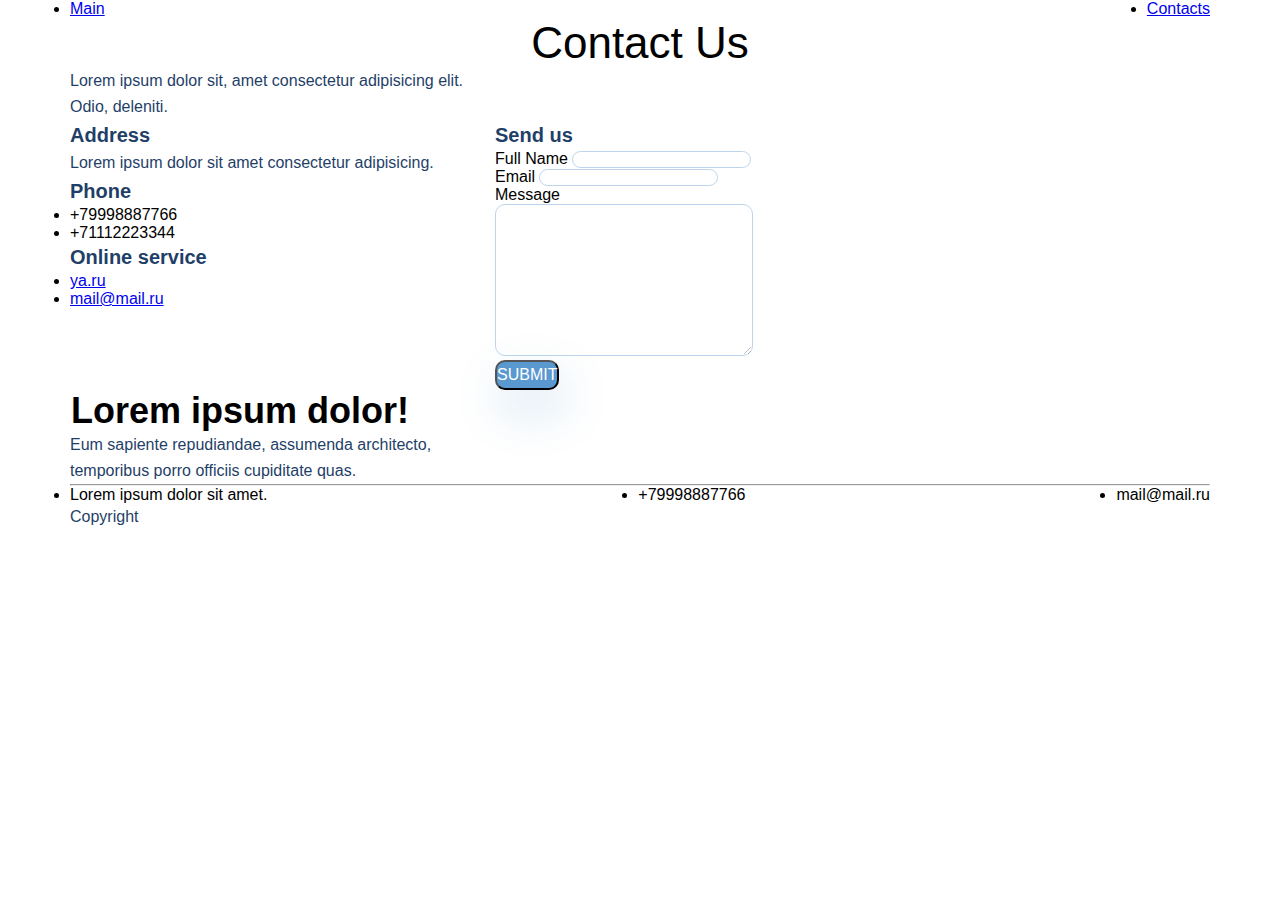
<file: lesson_5/contacts.html>
<!DOCTYPE html>
<html lang="en">

<head>
    <meta charset="UTF-8">
    <meta http-equiv="X-UA-Compatible" content="IE=edge">
    <meta name="viewport" content="width=device-width, initial-scale=1.0">
    <title>Document</title>
    <link rel="stylesheet" href="style.css">
</head>

<body>
    <div class="container">
        <ul class="header">
            <li>
                <a href="index.html">Main</a>
            </li>
            <li>
                <a href="contacts.html">Contacts</a>
            </li>
        </ul>
    </div>

    <div class="contacts-header">
        <div class="container">
            <h2 class="heading_contact">Contact Us</h2>
            <p class="text">Lorem ipsum dolor sit, amet consectetur adipisicing elit. Odio, deleniti.</p>
        </div>
    </div>

    <form class='container main' action="#">
        <div class="contacts-info">
            <h4 class="heading_mini">Address</h4>
            <p class="text">Lorem ipsum dolor sit amet consectetur adipisicing.</p>
            <h4 class="heading_mini">Phone</h4>
            <ul>
                <li>+79998887766</li>
                <li>+71112223344</li>
            </ul>
            <h4 class="heading_mini">Online service</h4>
            <ul>
                <li>
                    <a href="https:\\ya.ru">ya.ru</a>
                </li>
                <li>
                    <a href="mailto:mail@mail.ru">mail@mail.ru</a>
                </li>
            </ul>
        </div>
        <div class="form">
            <h4 class="heading_mini">Send us</h4>
            <label>Full Name <input class="input_area" type="text"></label><br>
            <label>Email <input class="input_area" type="email"></label><br>
            <label>
                Message<br>
                <textarea class="input_area" name="" id="" cols="30" rows="10"></textarea>
            </label><br>
            <button class="button_submit" type="submit">Submit</button>
        </div>
    </form>
    <div class="container">
        <script type="text/javascript" charset="utf-8" async
            src="https://api-maps.yandex.ru/services/constructor/1.0/js/?um=constructor%3A6388ff71b4f70765c80de6e13597acafe08a1bcb674180bab1d0c3d624bec264&amp;width=100%&amp;height=240&amp;lang=ru_RU&amp;scroll=true">
            </script>

    </div>


    <div class="footer">
        <div class="container">
            <div class="footer__top">
                <div class="footer__text">
                    <h3 class="headings">Lorem ipsum dolor!</h3>
                    <p class="text">Eum sapiente repudiandae, assumenda architecto, temporibus porro officiis cupiditate
                        quas.</p>
                </div>
            </div>
            <hr>
            <div class="footer__bottom">
                <ul class="footer__info">
                    <li>Lorem ipsum dolor sit amet.</li>
                    <li>+79998887766</li>
                    <li>mail@mail.ru</li>
                </ul>
                <div class="footer__copy">
                    <p class="text">Copyright</p>
                </div>
            </div>
        </div>

    </div>
</body>

</html>
</file>
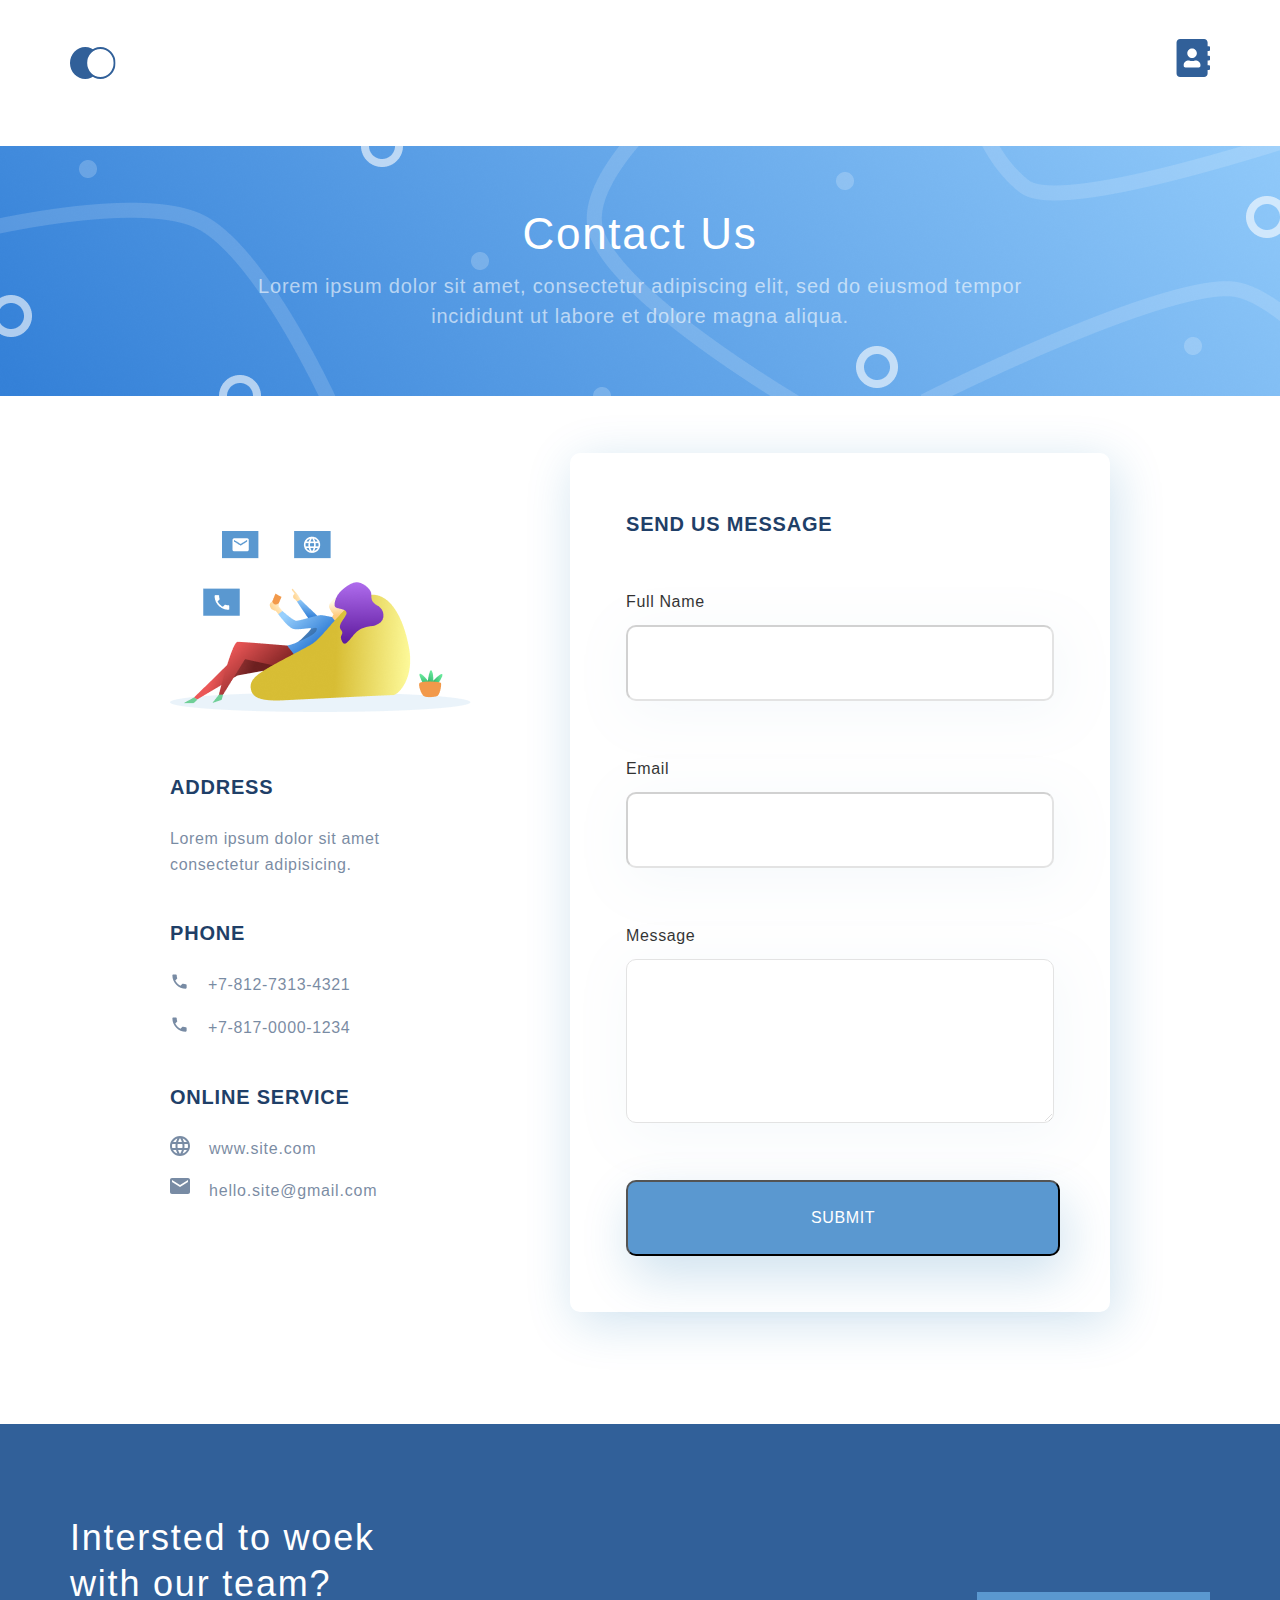
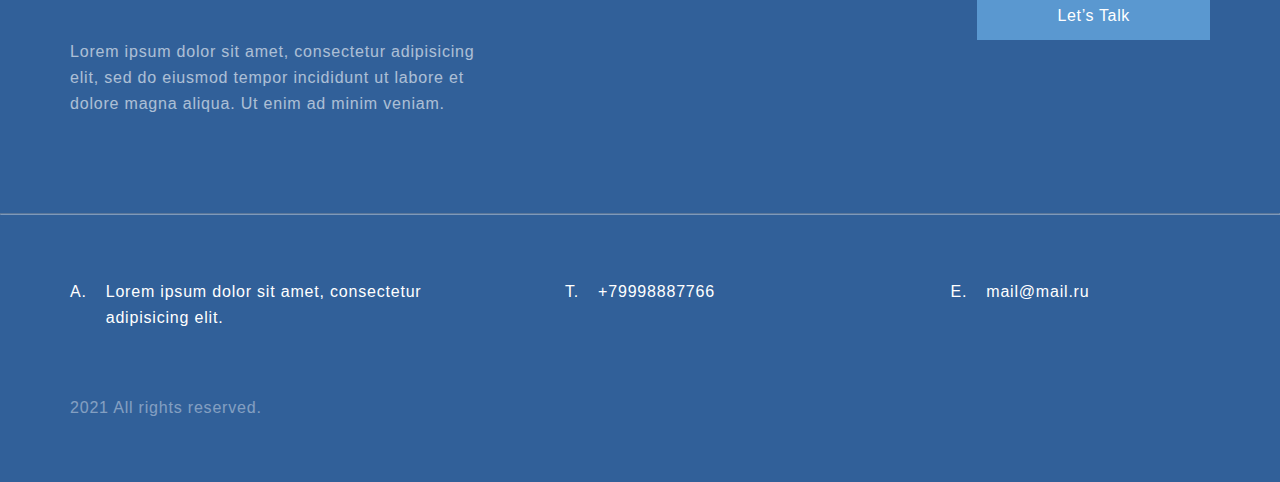
<file: lesson_6/contacts.html>
<!DOCTYPE html>
<html lang="en">

<head>
    <meta charset="UTF-8">
    <meta http-equiv="X-UA-Compatible" content="IE=edge">
    <meta name="viewport" content="width=device-width, initial-scale=1.0">
    <title>Contacts</title>
    <link rel="stylesheet" href="style.css">
    <link rel="preconnect" href="https://fonts.googleapis.com">
    <link rel="preconnect" href="https://fonts.gstatic.com" crossorigin>
    <link href="https://fonts.googleapis.com/css2?family=Roboto:wght@300;400;500;700&display=swap">
</head>

<body>
    <div class="container">
        <ul class="header">
            <li>
                <a href="index.html"><img src="img/logo.svg" alt="logo"></a>
            </li>
            <li>
                <a href="contacts.html"><img src="img/contacts.svg" alt="contacts"></a>
            </li>
        </ul>
    </div>

    <div class="contacts-header">
        <div class="container">
            <h2 class="heading_contact">Contact Us</h2>
            <p class="text heading_contact_text">Lorem ipsum dolor sit amet, consectetur adipiscing elit, sed do eiusmod
                tempor incididunt ut labore et dolore magna aliqua.</p>
        </div>
    </div>

    <form class='container main' action="#">
        <div class="contacts-info">
            <img class="contacts-info_img" src="img/contact_form.png" alt="contact image">
            <h4 class="heading_mini contacts_heading_mini">Address</h4>
            <p class="text contacts-info_text">Lorem ipsum dolor sit amet consectetur adipisicing.</p>
            <h4 class="heading_mini contacts_heading_mini">Phone</h4>
            <ul class="contacts__phone">
                <li class="contacts__phone_list">+7-812-7313-4321</li>
                <li class="contacts__phone_list">+7-817-0000-1234</li>
            </ul>
            <h4 class="heading_mini contacts_heading_mini">Online service</h4>
            <ul class="contacts__web">
                <li class="contacts__web_list contacts__www_list">
                    <a class="contacts__web_link" href="#">www.site.com</a>
                </li>
                <li class="contacts__web_list contacts__mail_list">
                    <a class="contacts__web_link" href="#">hello.site@gmail.com</a>
                </li>
            </ul>
        </div>
        <div class="form">
            <h4 class="heading_mini form_heading_mini">Send us message</h4>
            <div class="form_box">
                <p class="form_box__text">Full Name</p>
                <input class="input_area" type="text">

                <p class="form_box__text">Email</p>
                <input class="input_area" type="email">

                <p class="form_box__text">Message</p>
                <textarea class="input_area" name="" id="" cols="30" rows="4"></textarea>
            </div>
            <button class="button_submit" type="submit">Submit</button>
        </div>
    </form>
    <div class="container map">
        <script type="text/javascript" charset="utf-8" async
            src="https://api-maps.yandex.ru/services/constructor/1.0/js/?um=constructor%3A6388ff71b4f70765c80de6e13597acafe08a1bcb674180bab1d0c3d624bec264&amp;width=100%&amp;height=240&amp;lang=ru_RU&amp;scroll=true">
            </script>

    </div>


    <div class="footer">
        <div class="container">
            <div class="footer__top">
                <div class="footer__text">
                    <h3 class="heading heading__footer">Intersted to woek
                        with our team?</h3>
                    <p class="text text_footer">Lorem ipsum dolor sit amet, consectetur adipisicing elit, sed do
                        eiusmod tempor incididunt ut labore et dolore magna aliqua. Ut enim ad minim veniam.</p>
                </div>
                <a href="#" class="footer__button">Let’s Talk</a>
            </div>
        </div>
        <hr class="footer__line">
        <div class="container">
            <div class="footer__bottom">
                <ul class="footer__info">
                    <li class="footer__list footer__list_1">Lorem ipsum dolor sit amet, consectetur adipisicing elit.
                    </li>
                    <li class="footer__list footer__list_2">+79998887766</li>
                    <li class="footer__list footer__list_3">mail@mail.ru</li>
                </ul>
                <div class="footer__copy">
                    <p class="text footer__copy_text">2021 All rights reserved.</p>
                </div>
            </div>
        </div>

    </div>
</body>

</html>
</file>
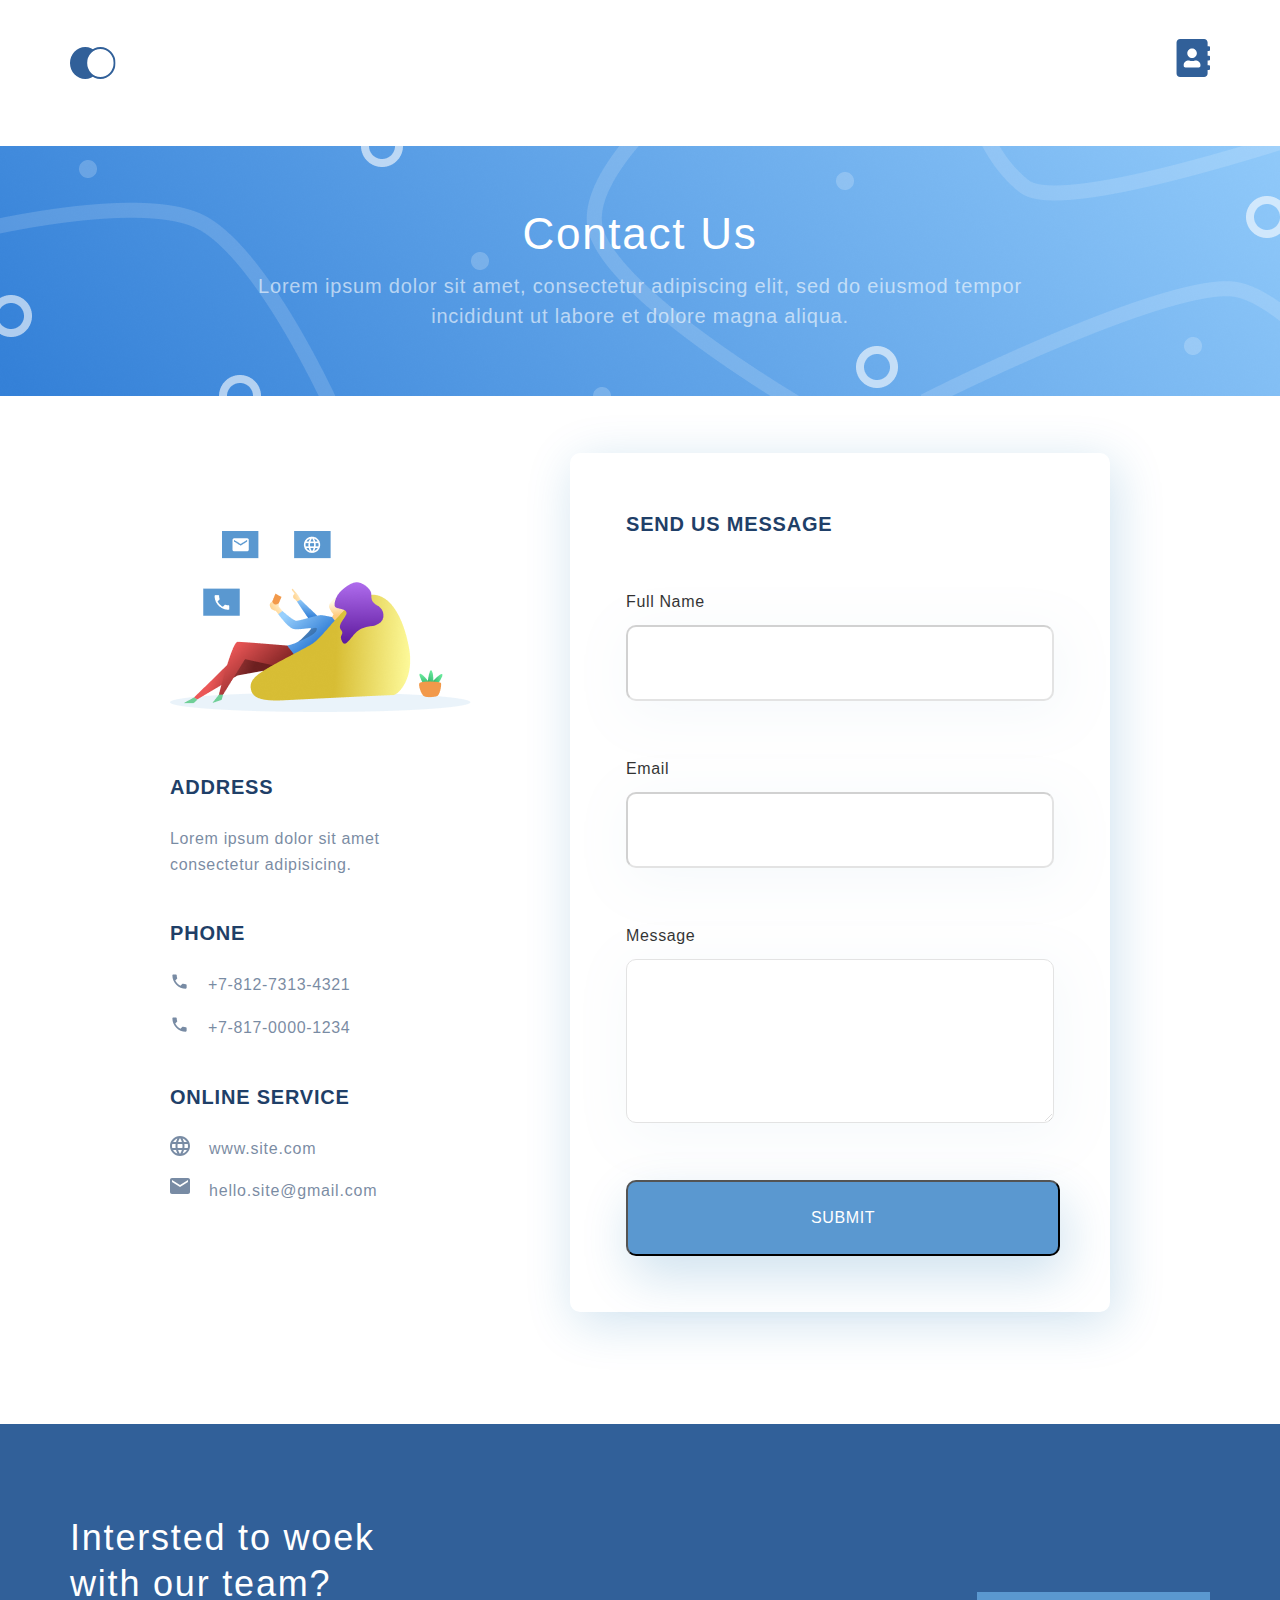
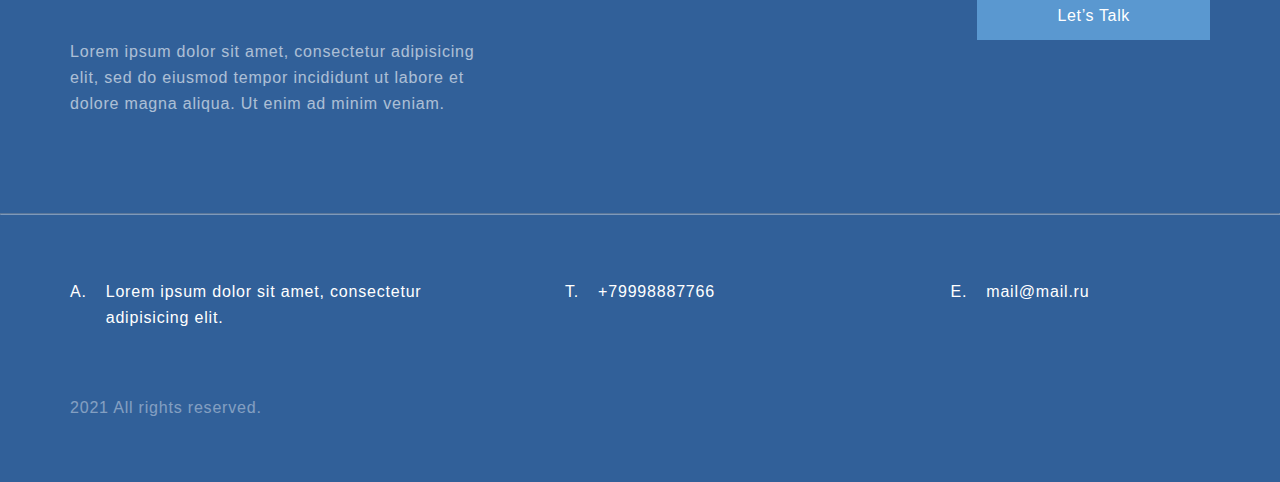
<file: lesson_7/contacts.html>
<!DOCTYPE html>
<html lang="en">

<head>
    <meta charset="UTF-8">
    <meta http-equiv="X-UA-Compatible" content="IE=edge">
    <meta name="viewport" content="width=device-width, initial-scale=1.0">
    <title>Contacts</title>
    <link rel="stylesheet" href="style.css">
    <link rel="preconnect" href="https://fonts.googleapis.com">
    <link rel="preconnect" href="https://fonts.gstatic.com" crossorigin>
    <link href="https://fonts.googleapis.com/css2?family=Roboto:wght@300;400;500;700&display=swap">
</head>

<body>
    <div class="container">
        <ul class="header">
            <li>
                <a href="index.html"><img src="img/logo.svg" alt="logo"></a>
            </li>
            <li>
                <a href="contacts.html"><img src="img/contacts.svg" alt="contacts"></a>
            </li>
        </ul>
    </div>

    <div class="contacts-header">
        <div class="container">
            <h2 class="heading_contact">Contact Us</h2>
            <p class="text heading_contact_text">Lorem ipsum dolor sit amet, consectetur adipiscing elit, sed do eiusmod
                tempor incididunt ut labore et dolore magna aliqua.</p>
        </div>
    </div>

    <form class='container main' action="#">
        <div class="contacts-info">
            <img class="contacts-info_img" src="img/contact_form.png" alt="contact image">
            <h4 class="heading_mini contacts_heading_mini">Address</h4>
            <p class="text contacts-info_text">Lorem ipsum dolor sit amet consectetur adipisicing.</p>
            <h4 class="heading_mini contacts_heading_mini">Phone</h4>
            <ul class="contacts__phone">
                <li class="contacts__phone_list">+7-812-7313-4321</li>
                <li class="contacts__phone_list">+7-817-0000-1234</li>
            </ul>
            <h4 class="heading_mini contacts_heading_mini">Online service</h4>
            <ul class="contacts__web">
                <li class="contacts__web_list contacts__www_list">
                    <a class="contacts__web_link" href="#">www.site.com</a>
                </li>
                <li class="contacts__web_list contacts__mail_list">
                    <a class="contacts__web_link" href="#">hello.site@gmail.com</a>
                </li>
            </ul>
        </div>
        <div class="form">
            <h4 class="heading_mini form_heading_mini">Send us message</h4>
            <div class="form_box">
                <p class="form_box__text">Full Name</p>
                <input class="input_area" type="text">

                <p class="form_box__text">Email</p>
                <input class="input_area" type="email">

                <p class="form_box__text">Message</p>
                <textarea class="input_area" name="" id="" cols="30" rows="4"></textarea>
            </div>
            <button class="button_submit" type="submit">Submit</button>
        </div>
    </form>
    <div class="map">
        <script type="text/javascript" charset="utf-8" async
            src="https://api-maps.yandex.ru/services/constructor/1.0/js/?um=constructor%3A6388ff71b4f70765c80de6e13597acafe08a1bcb674180bab1d0c3d624bec264&amp;width=100%&amp;height=240&amp;lang=ru_RU&amp;scroll=true">
            </script>

    </div>


    <div class="footer">
        <div class="container">
            <div class="footer__top">
                <div class="footer__text">
                    <h3 class="heading heading__footer">Intersted to woek
                        with our team?</h3>
                    <p class="text text_footer">Lorem ipsum dolor sit amet, consectetur adipisicing elit, sed do
                        eiusmod tempor incididunt ut labore et dolore magna aliqua. Ut enim ad minim veniam.</p>
                </div>
                <a href="#" class="footer__button">Let’s Talk</a>
            </div>
        </div>
        <hr class="footer__line">
        <div class="container">
            <div class="footer__bottom">
                <ul class="footer__info">
                    <li class="footer__list footer__list_1">Lorem ipsum dolor sit amet, consectetur adipisicing elit.
                    </li>
                    <li class="footer__list footer__list_2">+79998887766</li>
                    <li class="footer__list footer__list_3">mail@mail.ru</li>
                </ul>
                <div class="footer__copy">
                    <p class="text footer__copy_text">2021 All rights reserved.</p>
                </div>
            </div>
        </div>

    </div>
</body>

</html>
</file>
<file: lesson_3/style.css>
body {
    font-family: sans-serif;
}

.text {
    font-size: 16px;
    line-height: 26px;
    color: #1F3F68;
}

.heading_main {
    font-size: 64px;
    color: #1F3F68;
}

.heading_contact {
    font-weight: 500;
    font-size: 44px;
    text-align: center;
}

.headings {
    font-size: 36px;
    text-align: center;
}

.heading_mini {
    font-size: 20px;
    line-height: 30px;
    color: #1F3F68;
}

.input_area {
    border: 1px solid #5A98D0;
    box-sizing: border-box;
    border-radius: 10px;
    opacity: 0.4;
}

.button_submit {
    background: #5A98D0;
    box-shadow: 5px 20px 50px rgba(16, 112, 177, 0.2);
    border-radius: 10px;
    font-weight: 500;
    font-size: 16px;
    line-height: 26px;
    text-align: center;
    color: #FFFFFF;
    text-transform: uppercase;
}
</file>
<file: lesson_4/style.css>
body {
    font-family: sans-serif;
}

.text {
    font-size: 16px;
    line-height: 26px;
    color: #1F3F68;
}

.heading_main {
    font-size: 64px;
    color: #1F3F68;
}

.heading_contact {
    font-weight: 500;
    font-size: 44px;
    text-align: center;
}

.headings {
    font-size: 36px;
    text-align: center;
}

.heading_mini {
    font-size: 20px;
    line-height: 30px;
    color: #1F3F68;
}

.input_area {
    border: 1px solid #5A98D0;
    box-sizing: border-box;
    border-radius: 10px;
    opacity: 0.4;
}

.button_submit {
    background: #5A98D0;
    box-shadow: 5px 20px 50px rgba(16, 112, 177, 0.2);
    border-radius: 10px;
    font-weight: 500;
    font-size: 16px;
    line-height: 26px;
    text-align: center;
    color: #FFFFFF;
    text-transform: uppercase;
}
</file>
<file: lesson_5/style.css>
* {
    margin: 0;
    padding: 0;
}

body {
    font-family: sans-serif;
}

.container {
    width: 1140px;
    margin: 0 auto;
}

.header {
    display: flex;
    justify-content: space-between;
}

.heading_main {
    width: 510px;
}

.text {
    width: 425px;
    font-size: 16px;
    line-height: 26px;
    color: #1F3F68;
}

.card-box {
    display: flex;
    justify-content: space-between;
}

.card {
    width: 359px;
}

.card .text{
    width: auto;
}

.footer__text {
    width: 495px;
}
.heading_main {
    font-size: 64px;
    color: #1F3F68;
}

.heading_contact {
    font-weight: 500;
    font-size: 44px;
    text-align: center;
}

.headings {
    width: 340px;
    font-size: 36px;
    text-align: center;
}

.footer__info {
    display: flex;
    justify-content: space-between;
}

.main {
    display: flex;
}

.heading_mini {
    font-size: 20px;
    line-height: 30px;
    color: #1F3F68;
}

.input_area {
    border: 1px solid #5A98D0;
    box-sizing: border-box;
    border-radius: 10px;
    opacity: 0.4;
}

.button_submit {
    background: #5A98D0;
    box-shadow: 5px 20px 50px rgba(16, 112, 177, 0.2);
    border-radius: 10px;
    font-weight: 500;
    font-size: 16px;
    line-height: 26px;
    text-align: center;
    color: #FFFFFF;
    text-transform: uppercase;
}
</file>
<file: lesson_6/style.css>
* {
    margin: 0;
    padding: 0;
}

body {
    font-family: 'Roboto', sans-serif;
}

.top {
    height: 756px;
    background: linear-gradient(0deg, #EBF3FB 8.84%, rgba(152, 195, 232, 0) 31.12%);
}

.container {
    max-width: 1140px;
    margin: 0 auto;
}

.top_box {
    height: 100%;
    display: flex;
    flex-direction: column;
}

.header {
    display: flex;
    justify-content: space-between;
    list-style-type: none;
    padding-top: 39px;
}

.heading_main {
    width: 510px;
    font-size: 64px;
    line-height: 74px;
    font-weight: 300;
    letter-spacing: 0.04em;
    margin-bottom: 32px;
}


.top__info {
    padding-top: 112px;
    flex-grow: 1;
    background-image: url(img/top_back.png);
    background-repeat: no-repeat;
    background-position: right center;
}

.text {
    width: 425px;
    font-size: 16px;
    line-height: 26px;
    letter-spacing: 0.05em;
    color: #1F3F68;
}

.top__button {
    font-size: 16px;
    line-height: 26px;
    letter-spacing: 0.04em;
    text-align: center;
    text-decoration: none;
    color: #FFFFFF;
    background: #5A98D0;
    box-shadow: 5px 10px 20px rgba(53, 110, 173, 0.2);
    border-radius: 10px;
    padding: 15px 50px;
    display: inline-block;
    margin-top: 86px;
}

.what-we-do {
    padding-top: 64px;
}

.heading {
    font-size: 36px;
    line-height: 46px;
    text-align: center;
    font-weight: 300;
    letter-spacing: 0.05em;
    color: #000000;
}

.card-box {
    display: flex;
    justify-content: space-between;
    padding-top: 64px;
}

.card {
    width: 359px;
    background: #FFFFFF;
    box-shadow: 5px 20px 50px rgba(16, 112, 177, 0.2);
    border-radius: 10px;
    padding: 44px 32px;
    box-sizing: border-box;
    display: flex;
    flex-direction: column;
    margin-bottom: 64px;
}

.card__img {
    align-self: center;
    margin-bottom: 51px;
}

.heading_mini {
    font-size: 20px;
    line-height: 30px;
    letter-spacing: 0.05em;
    color: #1F3F68;
    margin-bottom: 14px;
}

.card__text {
    width: 100%;

}

.card__link {
    font-size: 14px;
    line-height: 30px;
    letter-spacing: 0.05em;
    color: #5A98D0;
    text-decoration: none;
    padding-top: 30px;
}

.text_project {
    width: 75%;
    text-align: center;
    color: #222222;
    margin: 32px auto 64px;
}

.project__parent {
    display: flex;
    justify-content: space-between;
    margin-top: 32px;
}

.project__img {
    width: 100%;
}

.project__item {
    position: relative;
    flex-grow: 1;
}

.project__img_margin {
    margin-right: 32px;
}

.project__img_text {
    font-size: 32px;
    line-height: 46px;
    text-align: right;
    letter-spacing: 0.05em;
    color: #FFFFFF;
    position: absolute;
    top: 64px;
    right: 64px;
}

.project__img_text_chld {
    font-size: 28px;
    top: 32px;
    left: 32px;
    right: initial;
}

.heading__footer {
    width: 340px;
    font-weight: normal;
    text-align: left;
    color: #FFFFFF;
    margin-bottom: 32px;
}

.footer__text {
    width: 495px;
}

.footer__copy {
    margin-top: 64px;
}

.footer__copy_text {
    color: #FFFFFF;
    opacity: 0.4;
}

.contacts-header {
    background-image: url(img/contacts_back.png);
    background-repeat: no-repeat;
    background-size: cover;
    height: 250px;
    margin-top: 55px;
    padding-top: 51px;
    margin-bottom: 57px;
    box-sizing: border-box;
}

.heading_main {
    font-size: 64px;
    color: #1F3F68;
}

.heading_contact {
    font-weight: 500;
    font-size: 44px;
    text-align: center;
    line-height: 74px;
    letter-spacing: 0.04em;
    color: #FFFFFF;
}

.heading_contact_text {
    font-size: 20px;
    line-height: 30px;
    text-align: center;
    letter-spacing: 0.04em;
    color: rgba(255, 255, 255, 0.6);
    width: 780px;
    margin: 0 auto;
}

.main {
    display: flex;
    margin-bottom: 96px;
    width: 940px;
    justify-content: space-between;
}

.contacts-info {
    width: 300px;
}

.contacts-info_img {
    margin-top: 78px;
    margin-bottom: 56px;
}

.contacts_heading_mini {
    text-transform: uppercase;
    margin-bottom: 24px;
    letter-spacing: 0.04em;
    color: #1F3F68;
}

.contacts-info_text {
    width: auto;
    letter-spacing: 0.04em;
    color: #1F3F68;
    opacity: 0.6;
    margin-bottom: 40px;
}

.contacts__phone_list:last-child {
    margin-bottom: 40px;
}

.contacts__phone_list {
    letter-spacing: 0.04em;
    color: #1F3F68;
    font-weight: 300;
    font-size: 16px;
    line-height: 26px;
    margin-bottom: 16px;
    list-style: none;
    display: flex;
    opacity: 0.6;
}

.contacts__phone_list::before {
    content: url(img/phone.svg);
    margin-right: 19px;
}

.contacts__web_list {
    list-style: none;
    margin-bottom: 16px;
    opacity: 0.6;
    display: flex;
}

.contacts__web_link {
    font-size: 16px;
    line-height: 26px;
    letter-spacing: 0.05em;
    color: #1F3F68;
    text-decoration: none;
}

.contacts__www_list::before {
    content: url(img/web.svg);
    margin-right: 19px;
}

.contacts__mail_list::before {
    content: url(img/mail.svg);
    margin-right: 19px;
}

.form {
    width: 540px;
    padding: 56px;
    box-sizing: border-box;
    background: #FFFFFF;
    box-shadow: 5px 10px 50px rgba(16, 112, 177, 0.2);
    border-radius: 10px;
}

.form_heading_mini {
    text-transform: uppercase;
    letter-spacing: 0.04em;
    margin-bottom: 48px;
}

.form_box__text {
    line-height: 30px;
    letter-spacing: 0.04em;
    opacity: 0.8;
    margin-bottom: 8px;
}

.input_area {
    background: #FFFFFF;
    box-shadow: 5px 10px 50px rgba(16, 112, 177, 0.2);
    border-radius: 10px;
    font-weight: 300;
    font-size: 16px;
    line-height: 30px;
    letter-spacing: 0.04em;
    opacity: 0.2;
    padding: 21px 42px;
    width: 100%;
    box-sizing: border-box;
    margin-bottom: 53px;
}

.button_submit {
    font-weight: 500;
    font-size: 16px;
    line-height: 26px;
    text-align: center;
    letter-spacing: 0.04em;
    color: #FFFFFF;
    background: #5A98D0;
    box-shadow: 5px 20px 50px rgba(16, 112, 177, 0.2);
    border-radius: 10px;
    text-transform: uppercase;
    padding: 23px 183px;
}

.map {
    width: 940px;
    margin: 0 auto;
}

.footer {
    margin-top: 112px;
    background: #316099;
    padding-top: 91px;
    padding-bottom: 61px;
}

.footer__top {
    margin-bottom: 96px;
    display: flex;
    justify-content: space-between;
    align-items: center;
}

.text_footer {
    color: #FFFFFF;
    opacity: 0.6;
}

.footer__button {
    text-align: center;
    letter-spacing: 0.04em;
    color: #FFFFFF;
    text-decoration: none;
    background: #5A98D0;
    padding: 15px 80px;
}

.footer__line {
    opacity: 0.4;
}

.footer__info {
    display: flex;
    justify-content: space-between;
    margin-top: 64px;
    list-style-type: none;
}

.footer__list {
    font-size: 16px;
    line-height: 26px;
    letter-spacing: 0.05em;
    color: #FFFFFF;
    flex-grow: 1;
    flex-basis: 33.33%;
    display: flex;
    justify-content: center;
}

.footer__list_1::before {
    content: "A.";
    display: block;
    margin-right: 19px;
}

.footer__list_2::before {
    content: "T.";
    display: block;
    margin-right: 19px;
}

.footer__list_3::before {
    content: "E.";
    display: block;
    margin-right: 19px;
}
</file>
<file: lesson_7/style.css>
* {
    margin: 0;
    padding: 0;
}

body {
    font-family: 'Roboto', sans-serif;
}

.top {
    height: 756px;
    background: linear-gradient(0deg, #EBF3FB 8.84%, rgba(152, 195, 232, 0) 31.12%);
}

.container {
    max-width: 1140px;
    margin: 0 auto;
}

.top_box {
    height: 100%;
    display: flex;
    flex-direction: column;
}

.header {
    display: flex;
    justify-content: space-between;
    list-style-type: none;
    padding-top: 39px;
}

.heading_main {
    width: 510px;
    font-size: 64px;
    line-height: 74px;
    font-weight: 300;
    letter-spacing: 0.04em;
    margin-bottom: 32px;
}


.top__info {
    padding-top: 112px;
    flex-grow: 1;
    background-image: url(img/top_back.png);
    background-repeat: no-repeat;
    background-position: right center;
    background-size: 45%;
}

.text {
    width: 425px;
    font-size: 16px;
    line-height: 26px;
    letter-spacing: 0.05em;
    color: #1F3F68;
}

.top__info__text {
    opacity: 0.6;
}

.top__button {
    font-size: 16px;
    line-height: 26px;
    letter-spacing: 0.04em;
    text-align: center;
    text-decoration: none;
    color: #FFFFFF;
    background: #5A98D0;
    box-shadow: 5px 10px 20px rgba(53, 110, 173, 0.2);
    border-radius: 10px;
    padding: 15px 50px;
    display: inline-block;
    margin-top: 86px;
}

.what-we-do {
    padding-top: 64px;
}

.heading {
    font-size: 36px;
    line-height: 46px;
    text-align: center;
    font-weight: 300;
    letter-spacing: 0.05em;
    color: #000000;
}

.card-box {
    display: flex;
    justify-content: space-between;
    padding-top: 64px;
}

.card {
    width: 359px;
    background: #FFFFFF;
    box-shadow: 5px 20px 50px rgba(16, 112, 177, 0.2);
    border-radius: 10px;
    padding: 44px 32px;
    box-sizing: border-box;
    display: flex;
    flex-direction: column;
    margin-bottom: 64px;
}

.card__img {
    align-self: center;
    margin-bottom: 51px;
}

.heading_mini {
    font-size: 20px;
    line-height: 30px;
    letter-spacing: 0.05em;
    color: #1F3F68;
    margin-bottom: 14px;
}

.card__text {
    width: 100%;

}

.card__link {
    font-size: 14px;
    line-height: 30px;
    letter-spacing: 0.05em;
    color: #5A98D0;
    text-decoration: none;
    padding-top: 30px;
}

.text_project {
    width: 75%;
    text-align: center;
    color: #222222;
    margin: 32px auto 64px;
}

.project__parent {
    display: flex;
    justify-content: space-between;
    margin-top: 32px;
}

.project__img {
    width: 100%;
}

.project__item {
    position: relative;
    flex-grow: 1;
}

.project__img_margin {
    margin-right: 32px;
}

.project__img_text {
    font-size: 32px;
    line-height: 46px;
    text-align: right;
    letter-spacing: 0.05em;
    color: #FFFFFF;
    position: absolute;
    top: 64px;
    right: 64px;
}

.project__img_text_chld {
    font-size: 28px;
    top: 32px;
    left: 32px;
    right: initial;
}

.heading__footer {
    width: 340px;
    font-weight: normal;
    text-align: left;
    color: #FFFFFF;
    margin-bottom: 32px;
}

.footer__text {
    width: 495px;
}

.footer__copy {
    margin-top: 64px;
}

.footer__copy_text {
    color: #FFFFFF;
    opacity: 0.4;
}

.contacts-header {
    background-image: url(img/contacts_back.png);
    background-repeat: no-repeat;
    background-size: cover;
    min-height: 250px;
    margin-top: 55px;
    padding-top: 51px;
    margin-bottom: 57px;
    box-sizing: border-box;
}

.heading_main {
    font-size: 64px;
    color: #1F3F68;
}

.heading_contact {
    font-weight: 500;
    font-size: 44px;
    text-align: center;
    line-height: 74px;
    letter-spacing: 0.04em;
    color: #FFFFFF;
}

.heading_contact_text {
    font-size: 20px;
    line-height: 30px;
    text-align: center;
    letter-spacing: 0.04em;
    color: rgba(255, 255, 255, 0.6);
    width: 780px;
    margin: 0 auto;
}

.main {
    display: flex;
    margin-bottom: 96px;
    width: 940px;
    justify-content: space-between;
}

.contacts-info {
    width: 300px;
}

.contacts-info_img {
    margin-top: 78px;
    margin-bottom: 56px;
}

.contacts_heading_mini {
    text-transform: uppercase;
    margin-bottom: 24px;
    letter-spacing: 0.04em;
    color: #1F3F68;
}

.contacts-info_text {
    width: auto;
    letter-spacing: 0.04em;
    color: #1F3F68;
    opacity: 0.6;
    margin-bottom: 40px;
}

.contacts__phone_list:last-child {
    margin-bottom: 40px;
}

.contacts__phone_list {
    letter-spacing: 0.04em;
    color: #1F3F68;
    font-weight: 300;
    font-size: 16px;
    line-height: 26px;
    margin-bottom: 16px;
    list-style: none;
    display: flex;
    opacity: 0.6;
}

.contacts__phone_list::before {
    content: url(img/phone.svg);
    margin-right: 19px;
}

.contacts__web_list {
    list-style: none;
    margin-bottom: 16px;
    opacity: 0.6;
    display: flex;
}

.contacts__web_link {
    font-size: 16px;
    line-height: 26px;
    letter-spacing: 0.05em;
    color: #1F3F68;
    text-decoration: none;
}

.contacts__www_list::before {
    content: url(img/web.svg);
    margin-right: 19px;
}

.contacts__mail_list::before {
    content: url(img/mail.svg);
    margin-right: 19px;
}

.form {
    width: 540px;
    padding: 56px;
    box-sizing: border-box;
    background: #FFFFFF;
    box-shadow: 5px 10px 50px rgba(16, 112, 177, 0.2);
    border-radius: 10px;
}

.form_heading_mini {
    text-transform: uppercase;
    letter-spacing: 0.04em;
    margin-bottom: 48px;
}

.form_box__text {
    line-height: 30px;
    letter-spacing: 0.04em;
    opacity: 0.8;
    margin-bottom: 8px;
}

.input_area {
    background: #FFFFFF;
    box-shadow: 5px 10px 50px rgba(16, 112, 177, 0.2);
    border-radius: 10px;
    font-weight: 300;
    font-size: 16px;
    line-height: 30px;
    letter-spacing: 0.04em;
    opacity: 0.2;
    padding: 21px 42px;
    width: 100%;
    box-sizing: border-box;
    margin-bottom: 53px;
}

.button_submit {
    font-weight: 500;
    font-size: 16px;
    line-height: 26px;
    text-align: center;
    letter-spacing: 0.04em;
    color: #FFFFFF;
    background: #5A98D0;
    box-shadow: 5px 20px 50px rgba(16, 112, 177, 0.2);
    border-radius: 10px;
    text-transform: uppercase;
    padding: 23px 183px;
}

.map {
    width: 940px;
    margin: 0 auto;
}

.footer {
    margin-top: 112px;
    background: #316099;
    padding-top: 91px;
    padding-bottom: 61px;
}

.footer__top {
    margin-bottom: 96px;
    display: flex;
    justify-content: space-between;
    align-items: center;
}

.text_footer {
    color: #FFFFFF;
    opacity: 0.6;
}

.footer__button {
    text-align: center;
    letter-spacing: 0.04em;
    color: #FFFFFF;
    text-decoration: none;
    background: #5A98D0;
    padding: 15px 80px;
}

.footer__line {
    opacity: 0.4;
}

.footer__info {
    display: flex;
    justify-content: space-between;
    margin-top: 64px;
    list-style-type: none;
}

.footer__list {
    font-size: 16px;
    line-height: 26px;
    letter-spacing: 0.05em;
    color: #FFFFFF;
    flex-grow: 1;
    flex-basis: 33.33%;
    display: flex;
    justify-content: center;
}

.footer__list_1::before {
    content: "A.";
    display: block;
    margin-right: 19px;
}

.footer__list_2::before {
    content: "T.";
    display: block;
    margin-right: 19px;
}

.footer__list_3::before {
    content: "E.";
    display: block;
    margin-right: 19px;
}

@media (max-width: 1024px) {
    .container {
        padding: 0 32px 0;
    }

    .top__info {
        background-position: right 215px;
    }

    .top {
        margin-bottom: 64px;
    }

    .card-box {
        align-items: center;
        flex-direction: column;
        margin-bottom: 95px;
    }

    .card {
        margin-bottom: 32px;
    }

    .main {
        align-items: center;
        flex-direction: column;
    }

    .contacts-info {
        margin-bottom: 64px;
    }

    .map {
        margin: 0 0;
        width: 100%;
    }

    .footer__button {
        padding: 10px 30px;
    }

    .footer__top {
        margin-bottom: 64px;
        margin-left: 92px;
        margin-right: 92px;
    }

    .footer__info {
        flex-direction: column;
        align-items: flex-start;
        margin-left: 92px;
        margin-right: 92px;
    }

    .footer__list {
        margin-bottom: 25px;
    }

    .footer__copy {
        margin-left: 92px;
    }
}

@media (max-width: 667px) {
    .heading_main {
        width: auto;
        font-size: 32px;
        line-height: 37px;
        text-align: center;
        letter-spacing: 0.04em;
    }

    .top {
        height: auto;
        margin-bottom: 48px;
    }

    .top__info {
        padding-top: 36px;
        background-image: none;
        display: flex;
        flex-direction: column;
        align-items: center;
    }

    .top__info__text {
        text-align: center;
        width: auto;
    }

    .top__button {
        font-size: 12px;
        line-height: 26px;
        padding: 0 18px;
        margin-top: 32px;
        margin-bottom: 41px;
    }

    .card-box {
        padding-top: 32px;
        margin-bottom: 32px;
    }

    .card {
        width: 100%;
    }

    .heading {
        font-size: 24px;
        line-height: 28px;
    }

    .text_project {
        margin-bottom: 82px;
    }

    .project__img_text {
        font-size: 16px;
        line-height: 19px;
        top: 16px;
        right: 16px;
    }

    .project__img_text_chld {
        font-size: 16px;
        line-height: 19px;
        top: 16px;
        left: 16px;
        right: auto;
    }

    .project__parent {
        flex-direction: column;
        margin-top: 16px;
    }

    .project__img_margin {
        margin-right: 0;
        margin-bottom: 16px;
    }

    .heading_contact {
        font-size: 24px;
        line-height: 28px;
        text-align: center;
        letter-spacing: 0.04em;
    }

    .heading_contact_text {
        width: 100%;
        font-size: 16px;
        line-height: 30px;
        text-align: center;
    }

    .form,
    .form_box,
    .contacts-info,
    .main {
        width: 100%;
    }

    .button_submit {
        padding: 15px 55px;
    }

    .footer {
        padding-top: 18px;
        padding-bottom: 32px;
        margin-top: 64px;
    }

    .footer__top {
        flex-direction: column;
        margin-left: 0;
        margin-right: 0;
        margin-bottom: 42px;
    }

    .footer__text {
        display: flex;
        flex-direction: column;
        align-items: center;
        text-align: center;
    }

    .heading__footer {
        text-align: center;
    }

    .footer__button {
        margin-top: 42px;
    }

    .footer__info {
        margin-top: 32px;
        margin-left: 0;
        margin-right: 0;
    }

    .footer__list {
        margin-bottom: 18px;
    }

    .footer__copy {
        margin-left: 0;
        margin-top: 37px;
    }
}
</file>
